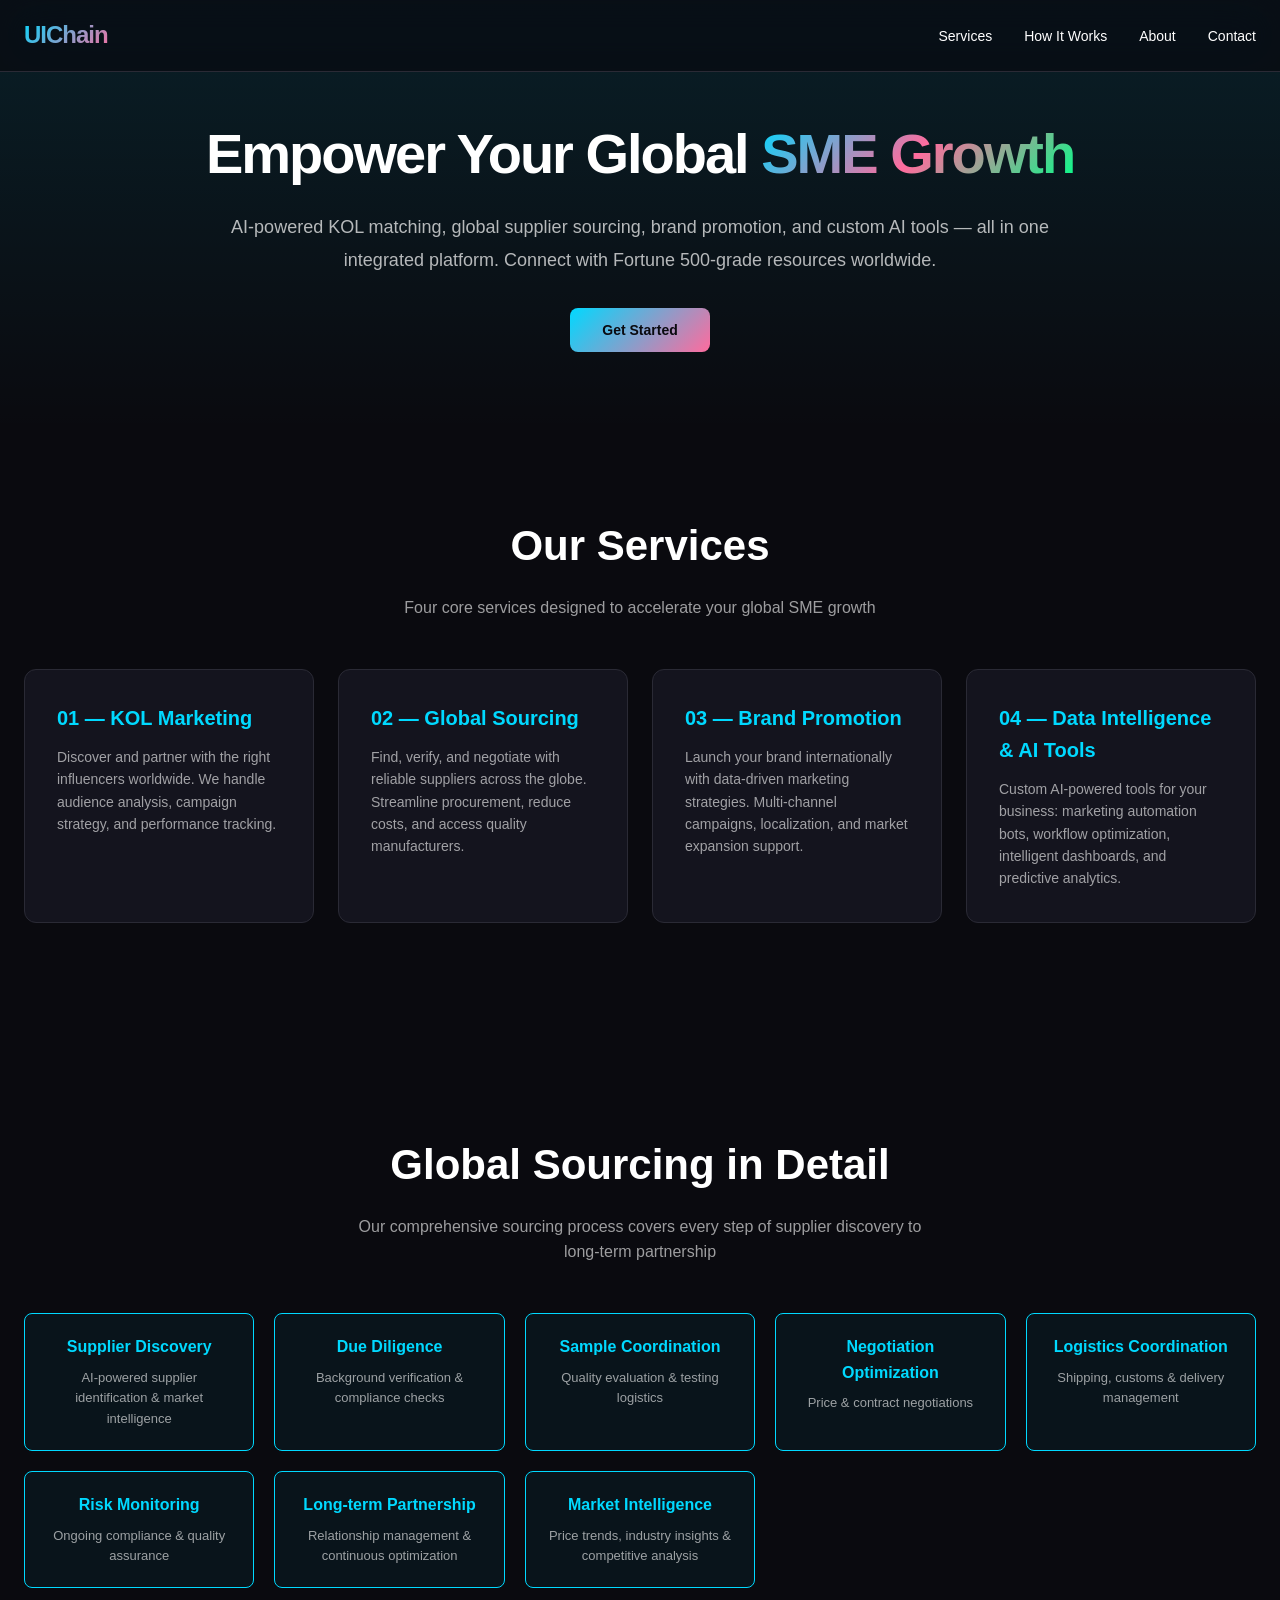
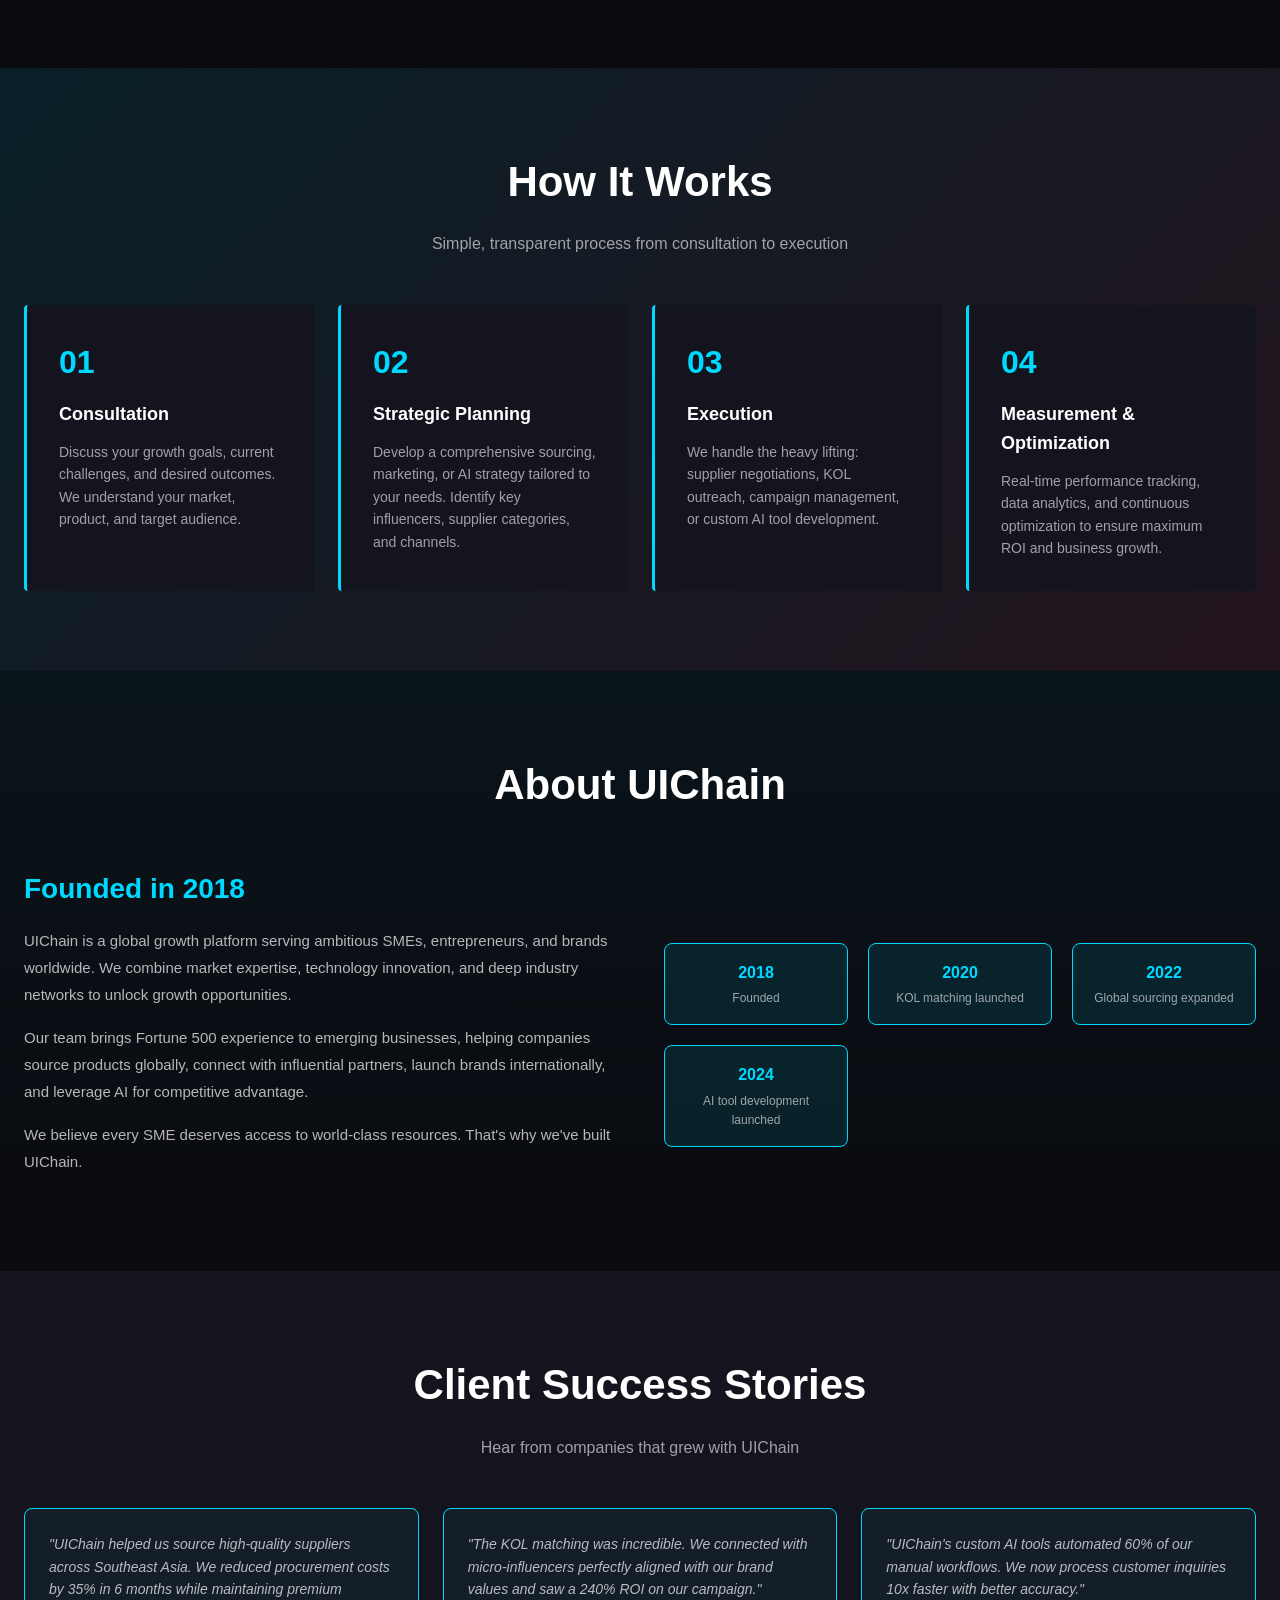
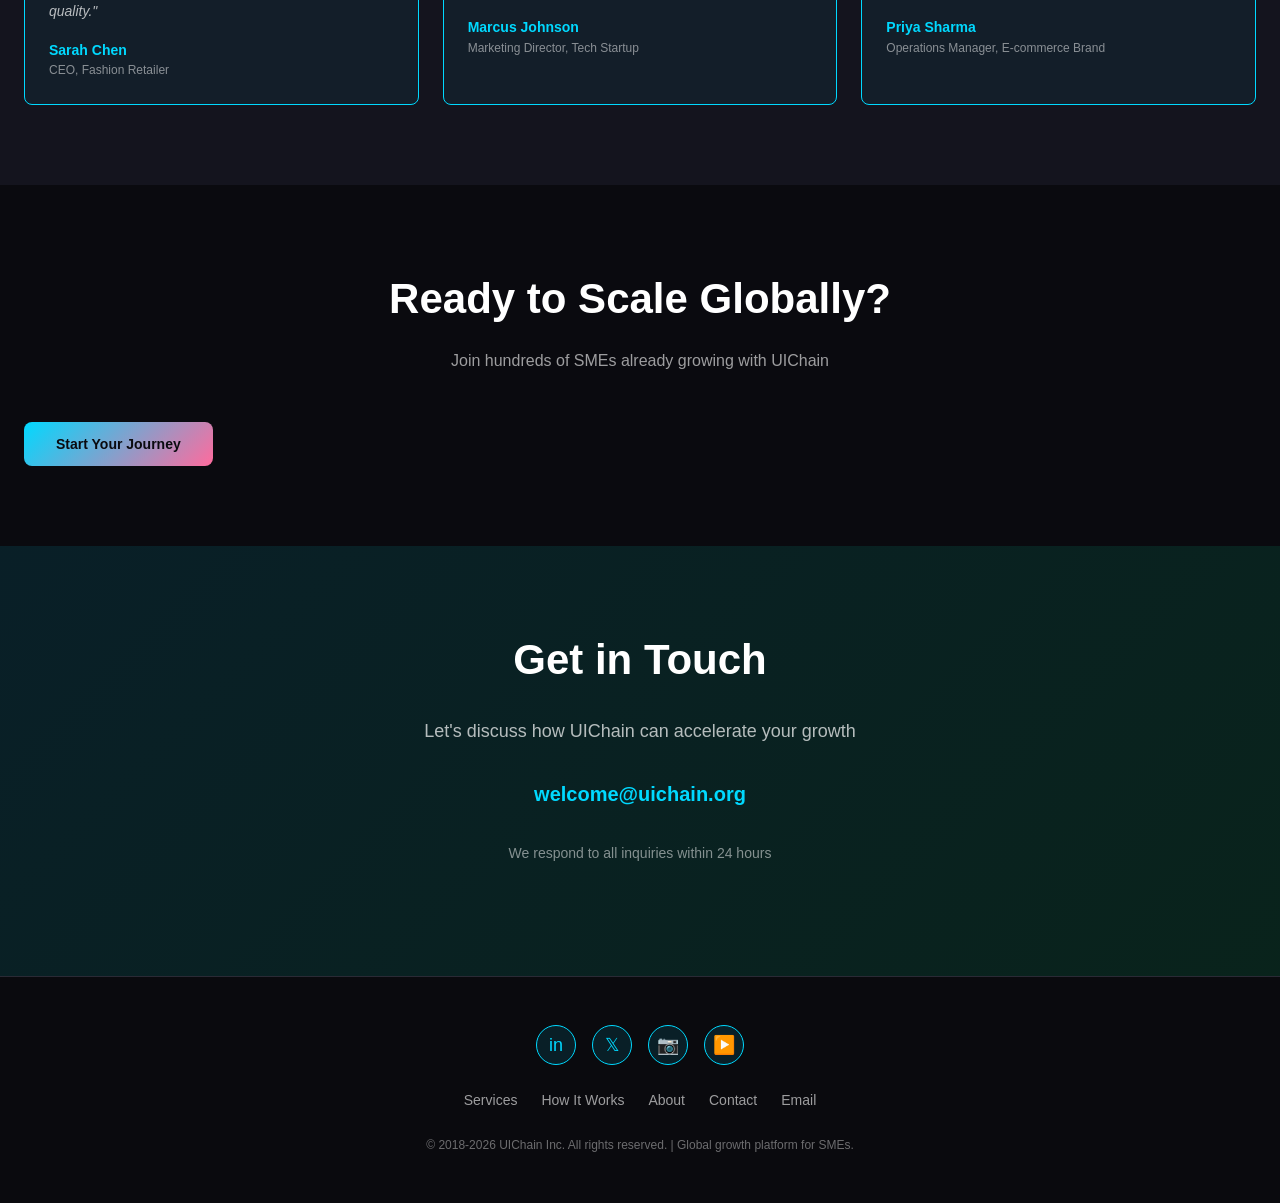
<file: index.html>
<!DOCTYPE html>
<html lang="en">
<head>
  <meta charset="UTF-8" />
  <meta name="viewport" content="width=device-width, initial-scale=1.0" />
  <title>UIChain — Global SME Growth Platform | Brand Marketing · KOL Matching · Global Sourcing · AI Tools</title>
  <meta name="description" content="UIChain empowers global SMEs with AI-powered KOL matching, global sourcing (supplier discovery), brand marketing, and custom AI tool development — all in one platform. Expand your business worldwide with Fortune 500-grade resources." />
  <meta name="keywords" content="global sourcing platform, SME growth, KOL marketing, influencer matching, AI tool development, supplier discovery, brand promotion, global marketing, cross-border business, UIChain" />
  <meta name="robots" content="index, follow" />
  <meta name="author" content="UIChain Inc." />
  <link rel="canonical" href="https://uichain.org/" />

  <!-- GEO meta tags for AI & search engines -->
  <meta name="geo.region" content="US" />
  <meta name="geo.placename" content="Global" />
  <meta name="target" content="all" />
  <meta name="audience" content="global SMEs, brand owners, entrepreneurs" />
  <meta name="coverage" content="Worldwide" />
  <meta name="distribution" content="Global" />
  <meta name="language" content="English" />

  <!-- Open Graph / Social Sharing -->
  <meta property="og:type" content="website" />
  <meta property="og:url" content="https://uichain.org/" />
  <meta property="og:title" content="UIChain — Global SME Growth Platform | KOL · Sourcing · AI Tools" />
  <meta property="og:description" content="UIChain helps SMEs worldwide find verified suppliers, match with top KOLs, promote their brand, and build AI-powered tools — all from one platform." />
  <meta property="og:locale" content="en_US" />
  <meta property="og:site_name" content="UIChain" />

  <!-- Twitter Card -->
  <meta name="twitter:card" content="summary_large_image" />
  <meta name="twitter:title" content="UIChain — Global SME Growth Platform" />
  <meta name="twitter:description" content="AI-powered KOL matching · Global supplier sourcing · Brand promotion · Custom AI tool development for SMEs worldwide." />

  <!-- JSON-LD Structured Data -->
  <script type="application/ld+json">
  {
    "@context": "https://schema.org",
    "@type": "Organization",
    "name": "UIChain",
    "url": "https://uichain.org",
    "logo": "https://uichain.org/logo.png",
    "description": "UIChain is a global growth platform for SMEs providing AI-powered KOL matching, global sourcing, brand marketing, and AI tool development.",
    "foundingDate": "2018",
    "areaServed": {
      "@type": "Place",
      "name": "Worldwide"
    },
    "sameAs": [
      "https://www.linkedin.com/company/uichain",
      "https://twitter.com/uichain",
      "https://www.instagram.com/uichain",
      "https://www.youtube.com/@uichain"
    ],
    "knowsAbout": ["KOL Marketing", "Global Sourcing", "Brand Promotion", "AI Tool Development", "SME Growth"]
  }
  </script>

  <!-- FAQ Schema for AI Search Engines -->
  <script type="application/ld+json">
  {
    "@context": "https://schema.org",
    "@type": "FAQPage",
    "mainEntity": [
      {
        "@type": "Question",
        "name": "What services does UIChain provide?",
        "acceptedAnswer": {
          "@type": "Answer",
          "text": "UIChain offers four core services: KOL Marketing (influencer matching), Global Sourcing (supplier discovery & verification), Brand Promotion (international marketing), and Data Intelligence & AI Tools (custom AI tool development)."
        }
      },
      {
        "@type": "Question",
        "name": "How does Global Sourcing work?",
        "acceptedAnswer": {
          "@type": "Answer",
          "text": "Our Global Sourcing service helps SMEs find, verify, and negotiate with reliable suppliers worldwide. We handle supplier discovery, due diligence, sample coordination, negotiation optimization, logistics coordination, and long-term relationship management."
        }
      },
      {
        "@type": "Question",
        "name": "Can UIChain develop custom AI tools?",
        "acceptedAnswer": {
          "@type": "Answer",
          "text": "Yes. Our Data Intelligence & AI Tools service includes custom AI tool development for marketing automation, workflow optimization, and intelligent dashboards tailored to your business needs."
        }
      },
      {
        "@type": "Question",
        "name": "Who is UIChain for?",
        "acceptedAnswer": {
          "@type": "Answer",
          "text": "UIChain is designed for global SMEs, brand owners, and entrepreneurs looking to expand internationally, find quality suppliers, reach top influencers, and leverage AI for business growth."
        }
      }
    ]
  }
  </script>

  <link rel="stylesheet" href="./style.css" />
  <style>
    :root {
      --clr-bg: #0a0a0f;
      --clr-fg: #ffffff;
      --clr-border: #2a2a35;
      --clr-accent-primary: #00d9ff;
      --clr-accent-secondary: #ff6b9d;
      --clr-accent-tertiary: #00ff88;
      --clr-surface: #14141e;
      --transition: all 0.3s cubic-bezier(0.23, 1, 0.320, 1);
    }

    * {
      margin: 0;
      padding: 0;
      box-sizing: border-box;
    }

    html {
      scroll-behavior: smooth;
    }

    body {
      background: var(--clr-bg);
      color: var(--clr-fg);
      font-family: -apple-system, BlinkMacSystemFont, 'Segoe UI', Roboto, Oxygen, Ubuntu, Cantarell, sans-serif;
      font-size: 16px;
      line-height: 1.6;
      overflow-x: hidden;
    }

    .navbar {
      position: fixed;
      top: 0;
      left: 0;
      right: 0;
      z-index: 1000;
      height: 72px;
      display: flex;
      align-items: center;
      background: rgba(10, 10, 15, 0.75);
      backdrop-filter: blur(24px) saturate(180%);
      -webkit-backdrop-filter: blur(24px) saturate(180%);
      border-bottom: 1px solid var(--clr-border);
      transition: background var(--transition);
    }

    .navbar-container {
      width: 100%;
      max-width: 1400px;
      margin: 0 auto;
      padding: 0 24px;
      display: flex;
      align-items: center;
      justify-content: space-between;
    }

    .logo {
      font-size: 24px;
      font-weight: 700;
      letter-spacing: -1px;
      background: linear-gradient(135deg, var(--clr-accent-primary), var(--clr-accent-secondary));
      -webkit-background-clip: text;
      -webkit-text-fill-color: transparent;
      background-clip: text;
      cursor: pointer;
      transition: var(--transition);
    }

    .nav-links {
      display: flex;
      gap: 32px;
      list-style: none;
    }

    .nav-links a {
      color: var(--clr-fg);
      text-decoration: none;
      font-size: 14px;
      font-weight: 500;
      transition: color var(--transition);
    }

    .nav-links a:hover {
      color: var(--clr-accent-primary);
    }

    .hero {
      padding: 120px 24px 80px;
      text-align: center;
      background: linear-gradient(180deg, rgba(0, 217, 255, 0.1) 0%, transparent 100%);
    }

    .hero-content {
      max-width: 900px;
      margin: 0 auto;
    }

    .hero h1 {
      font-size: 56px;
      font-weight: 800;
      letter-spacing: -2px;
      margin-bottom: 24px;
      line-height: 1.2;
    }

    .hero h1 .accent {
      background: linear-gradient(135deg, var(--clr-accent-primary), var(--clr-accent-secondary), var(--clr-accent-tertiary));
      -webkit-background-clip: text;
      -webkit-text-fill-color: transparent;
      background-clip: text;
    }

    .hero p {
      font-size: 18px;
      color: rgba(255, 255, 255, 0.7);
      margin-bottom: 32px;
      line-height: 1.8;
    }

    .cta-button {
      display: inline-block;
      padding: 14px 32px;
      background: linear-gradient(135deg, var(--clr-accent-primary), var(--clr-accent-secondary));
      color: var(--clr-bg);
      text-decoration: none;
      border-radius: 8px;
      font-weight: 600;
      font-size: 14px;
      transition: var(--transition);
      border: none;
      cursor: pointer;
    }

    .cta-button:hover {
      transform: translateY(-2px);
      box-shadow: 0 16px 40px rgba(0, 217, 255, 0.3);
    }

    .section {
      padding: 80px 24px;
      max-width: 1400px;
      margin: 0 auto;
    }

    .section h2 {
      font-size: 42px;
      font-weight: 800;
      margin-bottom: 16px;
      text-align: center;
    }

    .section > p {
      text-align: center;
      font-size: 16px;
      color: rgba(255, 255, 255, 0.6);
      margin-bottom: 48px;
      max-width: 600px;
      margin-left: auto;
      margin-right: auto;
    }

    .services-grid {
      display: grid;
      grid-template-columns: repeat(auto-fit, minmax(280px, 1fr));
      gap: 24px;
      margin-bottom: 48px;
    }

    .service-card {
      padding: 32px;
      background: var(--clr-surface);
      border: 1px solid var(--clr-border);
      border-radius: 12px;
      transition: var(--transition);
      cursor: pointer;
    }

    .service-card:hover {
      border-color: var(--clr-accent-primary);
      background: rgba(0, 217, 255, 0.05);
    }

    .service-card h3 {
      font-size: 20px;
      margin-bottom: 12px;
      color: var(--clr-accent-primary);
    }

    .service-card p {
      font-size: 14px;
      color: rgba(255, 255, 255, 0.6);
      line-height: 1.6;
    }

    .sourcing-grid {
      display: grid;
      grid-template-columns: repeat(auto-fit, minmax(200px, 1fr));
      gap: 20px;
      margin-top: 48px;
    }

    .sourcing-card {
      padding: 20px;
      background: rgba(0, 217, 255, 0.05);
      border: 1px solid var(--clr-accent-primary);
      border-radius: 8px;
      text-align: center;
    }

    .sourcing-card h4 {
      color: var(--clr-accent-primary);
      font-size: 16px;
      margin-bottom: 8px;
    }

    .sourcing-card p {
      font-size: 13px;
      color: rgba(255, 255, 255, 0.6);
    }

    .how-it-works {
      background: linear-gradient(135deg, rgba(0, 217, 255, 0.1), rgba(255, 107, 157, 0.1));
    }

    .steps {
      display: grid;
      grid-template-columns: repeat(auto-fit, minmax(240px, 1fr));
      gap: 24px;
      margin-top: 48px;
    }

    .step {
      padding: 32px;
      background: var(--clr-surface);
      border-left: 3px solid var(--clr-accent-primary);
      border-radius: 4px;
    }

    .step-number {
      font-size: 32px;
      font-weight: 800;
      color: var(--clr-accent-primary);
      margin-bottom: 12px;
    }

    .step h3 {
      font-size: 18px;
      margin-bottom: 12px;
    }

    .step p {
      font-size: 14px;
      color: rgba(255, 255, 255, 0.6);
      line-height: 1.6;
    }

    .about {
      background: linear-gradient(180deg, rgba(0, 217, 255, 0.05) 0%, transparent 100%);
    }

    .about-content {
      display: grid;
      grid-template-columns: 1fr 1fr;
      gap: 48px;
      align-items: center;
      margin-top: 48px;
    }

    .about-text h3 {
      font-size: 28px;
      margin-bottom: 16px;
      color: var(--clr-accent-primary);
    }

    .about-text p {
      font-size: 15px;
      color: rgba(255, 255, 255, 0.7);
      margin-bottom: 16px;
      line-height: 1.8;
    }

    .milestones {
      display: grid;
      grid-template-columns: repeat(auto-fit, minmax(150px, 1fr));
      gap: 20px;
      margin-top: 32px;
    }

    .milestone {
      padding: 16px;
      background: rgba(0, 217, 255, 0.1);
      border: 1px solid var(--clr-accent-primary);
      border-radius: 8px;
      text-align: center;
    }

    .milestone-year {
      font-weight: 700;
      color: var(--clr-accent-primary);
      margin-bottom: 4px;
    }

    .milestone-desc {
      font-size: 12px;
      color: rgba(255, 255, 255, 0.6);
    }

    .testimonials {
      background: var(--clr-surface);
    }

    .testimonials-grid {
      display: grid;
      grid-template-columns: repeat(auto-fit, minmax(300px, 1fr));
      gap: 24px;
      margin-top: 48px;
    }

    .testimonial {
      padding: 24px;
      background: rgba(0, 217, 255, 0.05);
      border: 1px solid var(--clr-accent-primary);
      border-radius: 8px;
    }

    .testimonial-text {
      font-size: 14px;
      font-style: italic;
      color: rgba(255, 255, 255, 0.7);
      margin-bottom: 16px;
      line-height: 1.6;
    }

    .testimonial-author {
      font-weight: 600;
      font-size: 14px;
      color: var(--clr-accent-primary);
    }

    .testimonial-role {
      font-size: 12px;
      color: rgba(255, 255, 255, 0.5);
    }

    .contact {
      background: linear-gradient(135deg, rgba(0, 217, 255, 0.1), rgba(0, 255, 136, 0.1));
      text-align: center;
    }

    .contact h2 {
      margin-bottom: 24px;
    }

    .contact p {
      font-size: 18px;
      color: rgba(255, 255, 255, 0.7);
      margin-bottom: 32px;
    }

    .contact-email {
      font-size: 20px;
      font-weight: 700;
      color: var(--clr-accent-primary);
      margin-bottom: 32px;
    }

    .contact-email a {
      color: var(--clr-accent-primary);
      text-decoration: none;
      transition: var(--transition);
    }

    .contact-email a:hover {
      text-decoration: underline;
    }

    .footer {
      background: rgba(10, 10, 15, 0.9);
      border-top: 1px solid var(--clr-border);
      padding: 48px 24px;
      text-align: center;
    }

    .footer-content {
      max-width: 1400px;
      margin: 0 auto;
    }

    .footer-links {
      display: flex;
      justify-content: center;
      gap: 24px;
      margin-bottom: 24px;
      flex-wrap: wrap;
    }

    .footer-links a {
      color: rgba(255, 255, 255, 0.6);
      text-decoration: none;
      font-size: 14px;
      transition: var(--transition);
    }

    .footer-links a:hover {
      color: var(--clr-accent-primary);
    }

    .social-links {
      display: flex;
      justify-content: center;
      gap: 16px;
      margin-bottom: 24px;
    }

    .social-links a {
      display: inline-flex;
      align-items: center;
      justify-content: center;
      width: 40px;
      height: 40px;
      background: rgba(0, 217, 255, 0.1);
      border: 1px solid var(--clr-accent-primary);
      border-radius: 50%;
      color: var(--clr-accent-primary);
      text-decoration: none;
      font-size: 18px;
      transition: var(--transition);
    }

    .social-links a:hover {
      background: var(--clr-accent-primary);
      color: var(--clr-bg);
    }

    .footer p {
      font-size: 12px;
      color: rgba(255, 255, 255, 0.4);
    }

    @media (max-width: 768px) {
      .hero h1 {
        font-size: 36px;
      }

      .hero p {
        font-size: 16px;
      }

      .section h2 {
        font-size: 32px;
      }

      .about-content {
        grid-template-columns: 1fr;
      }

      .nav-links {
        gap: 16px;
      }

      .services-grid {
        grid-template-columns: 1fr;
      }
    }
  </style>
</head>
<body>
  <!-- Navigation -->
  <nav class="navbar" aria-label="Main navigation">
    <div class="navbar-container">
      <div class="logo">UIChain</div>
      <ul class="nav-links">
        <li><a href="#services">Services</a></li>
        <li><a href="#how-it-works">How It Works</a></li>
        <li><a href="#about">About</a></li>
        <li><a href="#contact">Contact</a></li>
      </ul>
    </div>
  </nav>

  <!-- Hero Section -->
  <section class="hero">
    <div class="hero-content">
      <h1>
        Empower Your Global <span class="accent">SME Growth</span>
      </h1>
      <p>
        AI-powered KOL matching, global supplier sourcing, brand promotion, and custom AI tools — all in one integrated platform. Connect with Fortune 500-grade resources worldwide.
      </p>
      <button class="cta-button" onclick="document.getElementById('contact').scrollIntoView({behavior: 'smooth'})">
        Get Started
      </button>
    </div>
  </section>

  <!-- Services Section -->
  <section id="services" class="section">
    <h2>Our Services</h2>
    <p>Four core services designed to accelerate your global SME growth</p>
    <div class="services-grid">
      <div class="service-card">
        <h3>01 — KOL Marketing</h3>
        <p>Discover and partner with the right influencers worldwide. We handle audience analysis, campaign strategy, and performance tracking.</p>
      </div>
      <div class="service-card">
        <h3>02 — Global Sourcing</h3>
        <p>Find, verify, and negotiate with reliable suppliers across the globe. Streamline procurement, reduce costs, and access quality manufacturers.</p>
      </div>
      <div class="service-card">
        <h3>03 — Brand Promotion</h3>
        <p>Launch your brand internationally with data-driven marketing strategies. Multi-channel campaigns, localization, and market expansion support.</p>
      </div>
      <div class="service-card">
        <h3>04 — Data Intelligence & AI Tools</h3>
        <p>Custom AI-powered tools for your business: marketing automation bots, workflow optimization, intelligent dashboards, and predictive analytics.</p>
      </div>
    </div>
  </section>

  <!-- Global Sourcing Details -->
  <section class="section">
    <h2>Global Sourcing in Detail</h2>
    <p>Our comprehensive sourcing process covers every step of supplier discovery to long-term partnership</p>
    <div class="sourcing-grid">
      <div class="sourcing-card">
        <h4>Supplier Discovery</h4>
        <p>AI-powered supplier identification & market intelligence</p>
      </div>
      <div class="sourcing-card">
        <h4>Due Diligence</h4>
        <p>Background verification & compliance checks</p>
      </div>
      <div class="sourcing-card">
        <h4>Sample Coordination</h4>
        <p>Quality evaluation & testing logistics</p>
      </div>
      <div class="sourcing-card">
        <h4>Negotiation Optimization</h4>
        <p>Price & contract negotiations</p>
      </div>
      <div class="sourcing-card">
        <h4>Logistics Coordination</h4>
        <p>Shipping, customs & delivery management</p>
      </div>
      <div class="sourcing-card">
        <h4>Risk Monitoring</h4>
        <p>Ongoing compliance & quality assurance</p>
      </div>
      <div class="sourcing-card">
        <h4>Long-term Partnership</h4>
        <p>Relationship management & continuous optimization</p>
      </div>
      <div class="sourcing-card">
        <h4>Market Intelligence</h4>
        <p>Price trends, industry insights & competitive analysis</p>
      </div>
    </div>
  </section>

  <!-- How It Works -->
  <section id="how-it-works" class="section how-it-works">
    <h2>How It Works</h2>
    <p>Simple, transparent process from consultation to execution</p>
    <div class="steps">
      <div class="step">
        <div class="step-number">01</div>
        <h3>Consultation</h3>
        <p>Discuss your growth goals, current challenges, and desired outcomes. We understand your market, product, and target audience.</p>
      </div>
      <div class="step">
        <div class="step-number">02</div>
        <h3>Strategic Planning</h3>
        <p>Develop a comprehensive sourcing, marketing, or AI strategy tailored to your needs. Identify key influencers, supplier categories, and channels.</p>
      </div>
      <div class="step">
        <div class="step-number">03</div>
        <h3>Execution</h3>
        <p>We handle the heavy lifting: supplier negotiations, KOL outreach, campaign management, or custom AI tool development.</p>
      </div>
      <div class="step">
        <div class="step-number">04</div>
        <h3>Measurement & Optimization</h3>
        <p>Real-time performance tracking, data analytics, and continuous optimization to ensure maximum ROI and business growth.</p>
      </div>
    </div>
  </section>

  <!-- About Section -->
  <section id="about" class="section about">
    <h2>About UIChain</h2>
    <div class="about-content">
      <div class="about-text">
        <h3>Founded in 2018</h3>
        <p>
          UIChain is a global growth platform serving ambitious SMEs, entrepreneurs, and brands worldwide. We combine market expertise, technology innovation, and deep industry networks to unlock growth opportunities.
        </p>
        <p>
          Our team brings Fortune 500 experience to emerging businesses, helping companies source products globally, connect with influential partners, launch brands internationally, and leverage AI for competitive advantage.
        </p>
        <p>
          We believe every SME deserves access to world-class resources. That's why we've built UIChain.
        </p>
      </div>
      <div class="milestones">
        <div class="milestone">
          <div class="milestone-year">2018</div>
          <div class="milestone-desc">Founded</div>
        </div>
        <div class="milestone">
          <div class="milestone-year">2020</div>
          <div class="milestone-desc">KOL matching launched</div>
        </div>
        <div class="milestone">
          <div class="milestone-year">2022</div>
          <div class="milestone-desc">Global sourcing expanded</div>
        </div>
        <div class="milestone">
          <div class="milestone-year">2024</div>
          <div class="milestone-desc">AI tool development launched</div>
        </div>
      </div>
    </div>
  </section>

  <!-- Testimonials Section -->
  <section class="section testimonials">
    <h2>Client Success Stories</h2>
    <p>Hear from companies that grew with UIChain</p>
    <div class="testimonials-grid">
      <div class="testimonial">
        <div class="testimonial-text">
          "UIChain helped us source high-quality suppliers across Southeast Asia. We reduced procurement costs by 35% in 6 months while maintaining premium quality."
        </div>
        <div class="testimonial-author">Sarah Chen</div>
        <div class="testimonial-role">CEO, Fashion Retailer</div>
      </div>
      <div class="testimonial">
        <div class="testimonial-text">
          "The KOL matching was incredible. We connected with micro-influencers perfectly aligned with our brand values and saw a 240% ROI on our campaign."
        </div>
        <div class="testimonial-author">Marcus Johnson</div>
        <div class="testimonial-role">Marketing Director, Tech Startup</div>
      </div>
      <div class="testimonial">
        <div class="testimonial-text">
          "UIChain's custom AI tools automated 60% of our manual workflows. We now process customer inquiries 10x faster with better accuracy."
        </div>
        <div class="testimonial-author">Priya Sharma</div>
        <div class="testimonial-role">Operations Manager, E-commerce Brand</div>
      </div>
    </div>
  </section>

  <!-- CTA Section -->
  <section class="section">
    <h2>Ready to Scale Globally?</h2>
    <p>Join hundreds of SMEs already growing with UIChain</p>
    <button class="cta-button" onclick="document.getElementById('contact').scrollIntoView({behavior: 'smooth'})">
      Start Your Journey
    </button>
  </section>

  <!-- Contact Section -->
  <section id="contact" class="section contact">
    <h2>Get in Touch</h2>
    <p>Let's discuss how UIChain can accelerate your growth</p>
    <div class="contact-email">
      <a href="mailto:welcome@uichain.org">welcome@uichain.org</a>
    </div>
    <p style="font-size: 14px; color: rgba(255, 255, 255, 0.5);">
      We respond to all inquiries within 24 hours
    </p>
  </section>

  <!-- Footer -->
  <footer class="footer">
    <div class="footer-content">
      <div class="social-links">
        <a href="https://www.linkedin.com/company/uichain" target="_blank" rel="noopener noreferrer" title="LinkedIn">in</a>
        <a href="https://twitter.com/uichain" target="_blank" rel="noopener noreferrer" title="X (Twitter)">𝕏</a>
        <a href="https://www.instagram.com/uichain" target="_blank" rel="noopener noreferrer" title="Instagram">📷</a>
        <a href="https://www.youtube.com/@uichain" target="_blank" rel="noopener noreferrer" title="YouTube">▶️</a>
      </div>
      <div class="footer-links">
        <a href="#services">Services</a>
        <a href="#how-it-works">How It Works</a>
        <a href="#about">About</a>
        <a href="#contact">Contact</a>
        <a href="mailto:welcome@uichain.org">Email</a>
      </div>
      <p>&copy; 2018-2026 UIChain Inc. All rights reserved. | Global growth platform for SMEs.</p>
    </div>
  </footer>
</body>
</html>
</file>
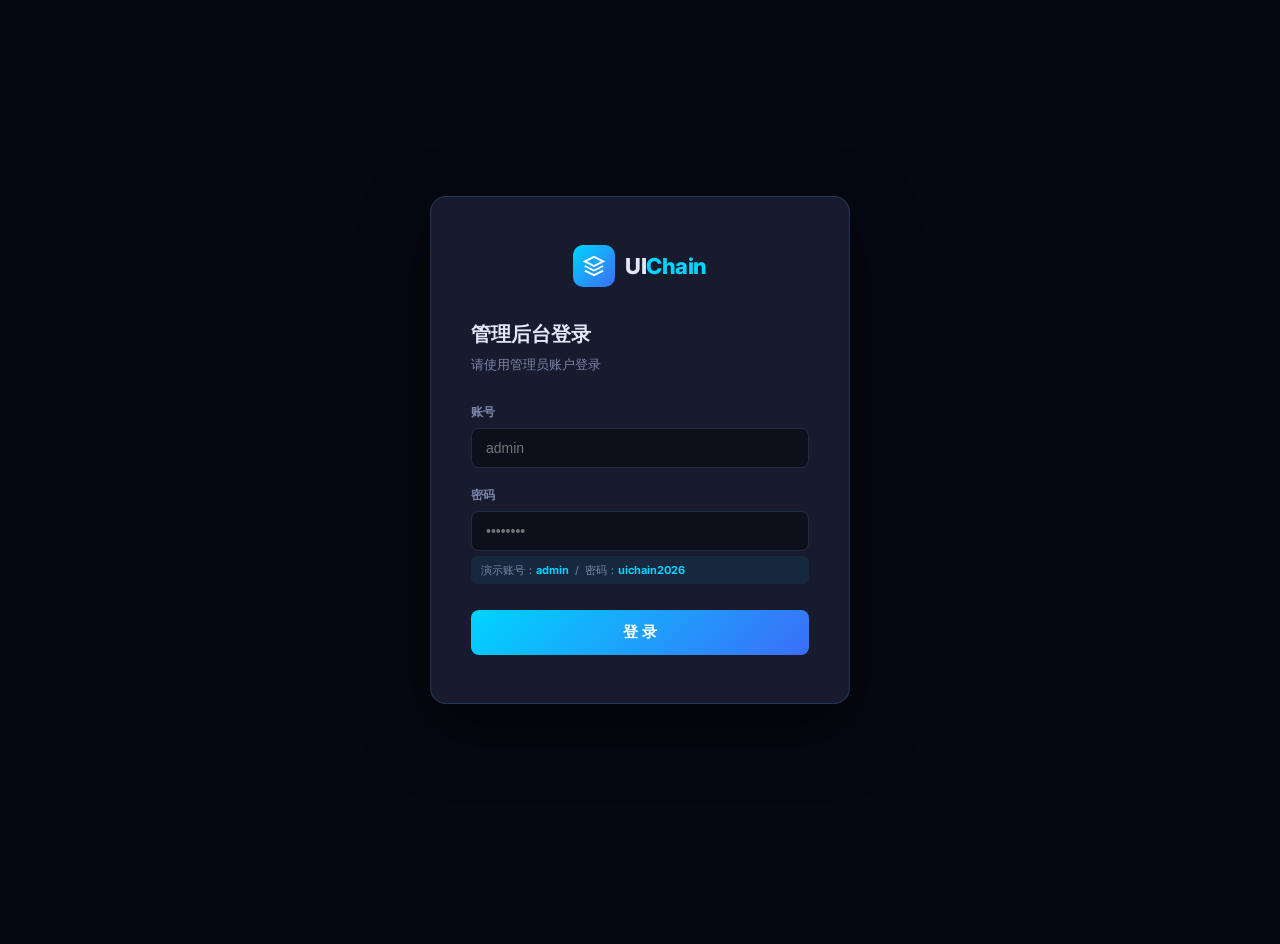
<file: admin.html>
<!DOCTYPE html>
<html lang="zh-CN">
<head>
  <meta charset="UTF-8"/>
  <meta name="viewport" content="width=device-width, initial-scale=1.0"/>
  <title>UIChain 管理后台</title>
  <link href="https://fonts.googleapis.com/css2?family=Inter:wght@300;400;500;600;700;800&display=swap" rel="stylesheet"/>
  <style>
    *,*::before,*::after{margin:0;padding:0;box-sizing:border-box}
    :root{
      --bg:       #060810;
      --bg2:      #0d0f1a;
      --bg3:      #131625;
      --surface:  #181b2e;
      --surface2: #1e2237;
      --border:   rgba(99,179,255,0.1);
      --border2:  rgba(99,179,255,0.18);
      --cyan:     #00d4ff;
      --blue:     #3b6ef8;
      --purple:   #a78bfa;
      --green:    #10b981;
      --yellow:   #f59e0b;
      --red:      #ef4444;
      --orange:   #f97316;
      --text:     #e2e8f8;
      --muted:    #7a85aa;
      --white:    #ffffff;
      --sidebar-w:240px;
      --header-h: 60px;
      --r:        10px;
      --tr:       0.22s cubic-bezier(.4,0,.2,1);
    }
    html{scroll-behavior:smooth}
    body{font-family:'Inter',system-ui,sans-serif;background:var(--bg);color:var(--text);overflow-x:hidden;font-size:14px;line-height:1.5}
    ::-webkit-scrollbar{width:5px;height:5px}
    ::-webkit-scrollbar-track{background:var(--bg)}
    ::-webkit-scrollbar-thumb{background:rgba(99,179,255,0.2);border-radius:3px}

    /* ── LAYOUT ── */
    .layout{display:flex;min-height:100vh}

    /* ── SIDEBAR ── */
    .sidebar{
      width:var(--sidebar-w);flex-shrink:0;
      background:var(--bg2);border-right:1px solid var(--border);
      display:flex;flex-direction:column;
      position:fixed;top:0;left:0;height:100vh;z-index:100;
      transition:transform var(--tr);
    }
    .sidebar-logo{
      height:var(--header-h);display:flex;align-items:center;gap:10px;
      padding:0 20px;border-bottom:1px solid var(--border);flex-shrink:0;
    }
    .logo-icon{
      width:32px;height:32px;border-radius:8px;flex-shrink:0;
      background:linear-gradient(135deg,var(--cyan),var(--blue));
      display:flex;align-items:center;justify-content:center;
    }
    .logo-icon svg{width:18px;height:18px;stroke:white;fill:none;stroke-width:2}
    .logo-text{font-weight:800;font-size:16px;letter-spacing:-0.02em}
    .logo-text span{color:var(--cyan)}

    .sidebar-nav{flex:1;overflow-y:auto;padding:12px 0}
    .nav-group-label{
      font-size:10px;font-weight:700;text-transform:uppercase;letter-spacing:0.12em;
      color:var(--muted);padding:12px 20px 6px;
    }
    .nav-item{
      display:flex;align-items:center;gap:10px;
      padding:9px 20px;cursor:pointer;border-radius:0;
      color:var(--muted);font-size:13px;font-weight:500;
      transition:all var(--tr);position:relative;
      border-left:3px solid transparent;
      user-select:none;
    }
    .nav-item:hover{color:var(--text);background:rgba(255,255,255,0.04)}
    .nav-item.active{
      color:var(--cyan);background:rgba(0,212,255,0.08);
      border-left-color:var(--cyan);
    }
    .nav-item svg{width:16px;height:16px;flex-shrink:0;stroke:currentColor;fill:none;stroke-width:1.8}
    .nav-badge{
      margin-left:auto;font-size:10px;font-weight:700;
      background:var(--cyan);color:var(--bg);
      padding:2px 7px;border-radius:100px;
    }
    .nav-badge.red{background:var(--red);color:white}
    .nav-badge.yellow{background:var(--yellow);color:var(--bg)}

    .sidebar-footer{
      padding:16px 20px;border-top:1px solid var(--border);
      display:flex;align-items:center;gap:10px;
    }
    .user-avatar{
      width:34px;height:34px;border-radius:50%;flex-shrink:0;
      background:linear-gradient(135deg,var(--blue),var(--purple));
      display:flex;align-items:center;justify-content:center;font-size:14px;
    }
    .user-info{flex:1;min-width:0}
    .user-name{font-size:13px;font-weight:600;color:var(--text);white-space:nowrap;overflow:hidden;text-overflow:ellipsis}
    .user-role{font-size:11px;color:var(--muted)}

    /* ── MAIN ── */
    .main{margin-left:var(--sidebar-w);flex:1;display:flex;flex-direction:column;min-height:100vh}

    /* ── TOPBAR ── */
    .topbar{
      height:var(--header-h);background:rgba(6,8,16,0.8);
      backdrop-filter:blur(20px);border-bottom:1px solid var(--border);
      display:flex;align-items:center;justify-content:space-between;
      padding:0 28px;position:sticky;top:0;z-index:50;
    }
    .topbar-left{display:flex;align-items:center;gap:16px}
    .page-title{font-size:17px;font-weight:700;color:var(--white)}
    .breadcrumb{font-size:12px;color:var(--muted)}
    .topbar-right{display:flex;align-items:center;gap:12px}
    .topbar-btn{
      width:36px;height:36px;border-radius:var(--r);
      background:var(--surface);border:1px solid var(--border);
      display:flex;align-items:center;justify-content:center;
      cursor:pointer;color:var(--muted);transition:all var(--tr);position:relative;
    }
    .topbar-btn:hover{color:var(--text);border-color:var(--border2)}
    .topbar-btn svg{width:16px;height:16px;stroke:currentColor;fill:none;stroke-width:2}
    .notif-dot{
      position:absolute;top:6px;right:6px;
      width:7px;height:7px;border-radius:50%;background:var(--red);
      border:1.5px solid var(--bg);
    }
    .search-bar{
      display:flex;align-items:center;gap:8px;
      background:var(--surface);border:1px solid var(--border);
      border-radius:var(--r);padding:8px 14px;width:220px;
      transition:border-color var(--tr);
    }
    .search-bar:focus-within{border-color:rgba(0,212,255,0.3)}
    .search-bar svg{width:14px;height:14px;stroke:var(--muted);fill:none;stroke-width:2;flex-shrink:0}
    .search-bar input{background:none;border:none;outline:none;font-size:13px;color:var(--text);width:100%;font-family:inherit}
    .search-bar input::placeholder{color:var(--muted)}

    /* ── CONTENT ── */
    .content{flex:1;padding:28px;overflow-y:auto}
    .page{display:none}
    .page.active{display:block}

    /* ── STATS ROW ── */
    .stats-row{display:grid;grid-template-columns:repeat(4,1fr);gap:16px;margin-bottom:24px}
    .stat-card{
      background:var(--surface);border:1px solid var(--border);
      border-radius:var(--r);padding:20px 22px;
      display:flex;flex-direction:column;gap:12px;
      transition:all var(--tr);cursor:default;
    }
    .stat-card:hover{border-color:var(--border2);transform:translateY(-2px)}
    .stat-header{display:flex;align-items:flex-start;justify-content:space-between}
    .stat-icon{
      width:40px;height:40px;border-radius:10px;
      display:flex;align-items:center;justify-content:center;
    }
    .stat-icon svg{width:20px;height:20px;stroke:currentColor;fill:none;stroke-width:1.8}
    .stat-change{
      font-size:11px;font-weight:600;padding:3px 8px;border-radius:100px;
    }
    .stat-change.up{background:rgba(16,185,129,0.12);color:var(--green)}
    .stat-change.down{background:rgba(239,68,68,0.12);color:var(--red)}
    .stat-num{font-size:28px;font-weight:800;letter-spacing:-0.02em;color:var(--white)}
    .stat-label{font-size:12px;color:var(--muted)}

    /* ── CHART AREA ── */
    .charts-row{display:grid;grid-template-columns:2fr 1fr;gap:16px;margin-bottom:24px}
    .card{
      background:var(--surface);border:1px solid var(--border);
      border-radius:var(--r);overflow:hidden;
    }
    .card-header{
      padding:18px 22px 0;display:flex;align-items:center;justify-content:space-between;
      margin-bottom:16px;
    }
    .card-title{font-size:14px;font-weight:700;color:var(--white)}
    .card-subtitle{font-size:12px;color:var(--muted);margin-top:2px}
    .card-action{
      font-size:12px;font-weight:600;color:var(--cyan);cursor:pointer;
      background:none;border:none;font-family:inherit;
    }
    .card-body{padding:0 22px 22px}

    /* ── MINI CHART (pure CSS bar) ── */
    .bar-chart{display:flex;align-items:flex-end;gap:6px;height:120px;padding-top:8px}
    .bar-col{display:flex;flex-direction:column;align-items:center;gap:4px;flex:1}
    .bar{
      width:100%;border-radius:4px 4px 0 0;
      background:linear-gradient(to top,var(--blue),var(--cyan));
      transition:height 0.6s cubic-bezier(.4,0,.2,1);
      min-height:4px;
    }
    .bar.purple{background:linear-gradient(to top,var(--purple),#c084fc)}
    .bar-label{font-size:10px;color:var(--muted)}

    /* ── DONUT ── */
    .donut-wrap{display:flex;align-items:center;gap:24px;padding:0 22px 22px}
    .donut{position:relative;width:120px;height:120px;flex-shrink:0}
    .donut svg{transform:rotate(-90deg)}
    .donut-center{
      position:absolute;inset:0;display:flex;flex-direction:column;
      align-items:center;justify-content:center;
    }
    .donut-center-num{font-size:22px;font-weight:800;color:var(--white)}
    .donut-center-label{font-size:10px;color:var(--muted)}
    .donut-legend{display:flex;flex-direction:column;gap:10px;flex:1}
    .legend-item{display:flex;align-items:center;gap:8px;font-size:12px;color:var(--muted)}
    .legend-dot{width:8px;height:8px;border-radius:50%;flex-shrink:0}
    .legend-val{margin-left:auto;font-weight:600;color:var(--text)}

    /* ── TABLE ── */
    .table-wrap{overflow-x:auto}
    table{width:100%;border-collapse:collapse}
    thead tr{border-bottom:1px solid var(--border)}
    th{
      font-size:11px;font-weight:700;text-transform:uppercase;letter-spacing:0.08em;
      color:var(--muted);padding:10px 12px;text-align:left;white-space:nowrap;
    }
    td{padding:12px 12px;font-size:13px;border-bottom:1px solid rgba(99,179,255,0.05)}
    tr:last-child td{border-bottom:none}
    tr:hover td{background:rgba(255,255,255,0.015)}
    .status-badge{
      display:inline-flex;align-items:center;gap:5px;
      font-size:11px;font-weight:600;padding:3px 10px;border-radius:100px;
    }
    .status-badge::before{content:'';width:5px;height:5px;border-radius:50%}
    .status-badge.active{background:rgba(16,185,129,0.12);color:var(--green)}
    .status-badge.active::before{background:var(--green)}
    .status-badge.pending{background:rgba(245,158,11,0.12);color:var(--yellow)}
    .status-badge.pending::before{background:var(--yellow)}
    .status-badge.paused{background:rgba(239,68,68,0.1);color:var(--red)}
    .status-badge.paused::before{background:var(--red)}
    .status-badge.review{background:rgba(167,139,250,0.12);color:var(--purple)}
    .status-badge.review::before{background:var(--purple)}

    /* ── PLATFORM TAGS ── */
    .platform{
      display:inline-flex;align-items:center;
      font-size:11px;font-weight:600;padding:2px 9px;border-radius:5px;
      background:rgba(255,255,255,0.06);border:1px solid var(--border);color:var(--text);
    }
    .platform.tiktok{background:rgba(0,0,0,0.3);border-color:rgba(255,255,255,0.1)}
    .platform.instagram{background:rgba(193,53,132,0.12);border-color:rgba(193,53,132,0.2);color:#e879c0}
    .platform.youtube{background:rgba(255,0,0,0.1);border-color:rgba(255,0,0,0.15);color:#ff6b6b}
    .platform.wechat{background:rgba(9,187,7,0.1);border-color:rgba(9,187,7,0.15);color:#4ade80}

    /* ── BTN ── */
    .btn{
      display:inline-flex;align-items:center;gap:6px;
      font-size:13px;font-weight:600;padding:8px 16px;border-radius:var(--r);
      border:none;cursor:pointer;font-family:inherit;transition:all var(--tr);
    }
    .btn svg{width:14px;height:14px;stroke:currentColor;fill:none;stroke-width:2}
    .btn-primary{background:linear-gradient(135deg,var(--cyan),var(--blue));color:white;box-shadow:0 0 16px rgba(0,212,255,0.2)}
    .btn-primary:hover{transform:translateY(-1px);box-shadow:0 0 24px rgba(0,212,255,0.35)}
    .btn-ghost{background:var(--surface2);color:var(--text);border:1px solid var(--border)}
    .btn-ghost:hover{border-color:var(--border2);background:rgba(255,255,255,0.05)}
    .btn-danger{background:rgba(239,68,68,0.1);color:var(--red);border:1px solid rgba(239,68,68,0.2)}
    .btn-danger:hover{background:rgba(239,68,68,0.2)}
    .btn-sm{padding:5px 12px;font-size:12px}

    /* ── GRID UTILITIES ── */
    .row{display:flex;gap:16px;margin-bottom:24px;align-items:stretch}
    .col-full{flex:1}
    .col-half{flex:1}
    .mb24{margin-bottom:24px}

    /* ── ACTIVITY FEED ── */
    .activity-feed{display:flex;flex-direction:column;gap:0}
    .activity-item{
      display:flex;align-items:flex-start;gap:12px;
      padding:12px 22px;border-bottom:1px solid rgba(99,179,255,0.05);
    }
    .activity-item:last-child{border-bottom:none}
    .act-icon{
      width:32px;height:32px;border-radius:8px;flex-shrink:0;
      display:flex;align-items:center;justify-content:center;font-size:14px;
    }
    .act-body{flex:1;min-width:0}
    .act-text{font-size:13px;color:var(--text);line-height:1.5}
    .act-text strong{color:var(--white)}
    .act-time{font-size:11px;color:var(--muted);margin-top:2px}

    /* ── PROGRESS BAR ── */
    .progress-row{display:flex;flex-direction:column;gap:14px;padding:0 22px 22px}
    .progress-item{}
    .progress-header{display:flex;justify-content:space-between;margin-bottom:6px}
    .progress-label{font-size:13px;color:var(--text)}
    .progress-val{font-size:13px;font-weight:600;color:var(--white)}
    .progress-track{height:6px;background:rgba(255,255,255,0.06);border-radius:3px;overflow:hidden}
    .progress-fill{height:100%;border-radius:3px;transition:width 1s cubic-bezier(.4,0,.2,1)}

    /* ── KOL CARDS ── */
    .kol-grid-admin{display:grid;grid-template-columns:repeat(3,1fr);gap:16px}
    .kol-card-admin{
      background:var(--surface);border:1px solid var(--border);
      border-radius:var(--r);padding:20px;transition:all var(--tr);
    }
    .kol-card-admin:hover{border-color:var(--border2);transform:translateY(-2px)}
    .kol-head{display:flex;align-items:center;gap:12px;margin-bottom:14px}
    .kol-av{
      width:44px;height:44px;border-radius:50%;flex-shrink:0;
      display:flex;align-items:center;justify-content:center;font-size:18px;
    }
    .kol-info-name{font-size:14px;font-weight:700;color:var(--white)}
    .kol-info-handle{font-size:12px;color:var(--muted)}
    .kol-metrics{display:grid;grid-template-columns:1fr 1fr;gap:8px;margin-bottom:14px}
    .kol-metric-item{background:var(--bg3);border-radius:8px;padding:10px;text-align:center}
    .kol-metric-v{font-size:15px;font-weight:700;color:var(--white)}
    .kol-metric-l{font-size:10px;color:var(--muted);margin-top:2px}
    .kol-actions{display:flex;gap:8px}

    /* ── SUPPLY TABLE SECTION ── */
    .supply-stats{display:grid;grid-template-columns:repeat(3,1fr);gap:16px;margin-bottom:24px}
    .supply-stat-card{
      background:var(--surface);border:1px solid var(--border);
      border-radius:var(--r);padding:18px;
    }
    .supply-stat-icon{font-size:28px;margin-bottom:10px}
    .supply-stat-num{font-size:24px;font-weight:800;color:var(--white);letter-spacing:-0.02em}
    .supply-stat-label{font-size:12px;color:var(--muted)}

    /* ── FORM ── */
    .form-row{display:grid;grid-template-columns:1fr 1fr;gap:16px;margin-bottom:16px}
    .form-group{display:flex;flex-direction:column;gap:6px}
    .form-label{font-size:12px;font-weight:600;color:var(--muted);text-transform:uppercase;letter-spacing:0.06em}
    .form-input{
      background:var(--bg3);border:1px solid var(--border);border-radius:var(--r);
      padding:10px 14px;font-size:13px;color:var(--text);font-family:inherit;
      transition:border-color var(--tr);outline:none;
    }
    .form-input:focus{border-color:rgba(0,212,255,0.4)}
    select.form-input{cursor:pointer}
    option{background:var(--bg2)}

    /* ── ALERT ── */
    .alert{
      display:flex;align-items:flex-start;gap:12px;
      padding:14px 18px;border-radius:var(--r);margin-bottom:16px;
      font-size:13px;
    }
    .alert svg{width:16px;height:16px;stroke:currentColor;fill:none;stroke-width:2;flex-shrink:0;margin-top:1px}
    .alert-info{background:rgba(0,212,255,0.08);border:1px solid rgba(0,212,255,0.15);color:var(--cyan)}
    .alert-warn{background:rgba(245,158,11,0.08);border:1px solid rgba(245,158,11,0.15);color:var(--yellow)}
    .alert-success{background:rgba(16,185,129,0.08);border:1px solid rgba(16,185,129,0.15);color:var(--green)}

    /* ── SETTINGS ── */
    .settings-section{margin-bottom:28px}
    .settings-title{font-size:15px;font-weight:700;color:var(--white);margin-bottom:16px;padding-bottom:10px;border-bottom:1px solid var(--border)}
    .toggle-row{display:flex;align-items:center;justify-content:space-between;padding:12px 0;border-bottom:1px solid rgba(99,179,255,0.04)}
    .toggle-row:last-child{border-bottom:none}
    .toggle-label{font-size:13px;color:var(--text)}
    .toggle-desc{font-size:11px;color:var(--muted);margin-top:2px}
    .toggle{
      width:40px;height:22px;border-radius:11px;
      background:var(--border);cursor:pointer;position:relative;
      transition:background var(--tr);flex-shrink:0;
    }
    .toggle.on{background:var(--cyan)}
    .toggle::after{
      content:'';position:absolute;top:3px;left:3px;
      width:16px;height:16px;border-radius:50%;background:white;
      transition:transform var(--tr);box-shadow:0 1px 3px rgba(0,0,0,0.3);
    }
    .toggle.on::after{transform:translateX(18px)}

    /* ── EMPTY STATE ── */
    .empty-state{
      display:flex;flex-direction:column;align-items:center;justify-content:center;
      padding:60px 20px;text-align:center;
    }
    .empty-icon{font-size:40px;margin-bottom:16px}
    .empty-title{font-size:16px;font-weight:700;color:var(--white);margin-bottom:8px}
    .empty-desc{font-size:13px;color:var(--muted);max-width:320px;line-height:1.6}

    /* ── MOBILE ── */
    .mobile-toggle{
      display:none;width:36px;height:36px;
      background:var(--surface);border:1px solid var(--border);border-radius:var(--r);
      align-items:center;justify-content:center;cursor:pointer;
    }
    .mobile-toggle svg{width:18px;height:18px;stroke:var(--text);fill:none;stroke-width:2}
    .sidebar-overlay{display:none;position:fixed;inset:0;background:rgba(0,0,0,0.5);z-index:90}

    @media(max-width:1024px){
      .stats-row{grid-template-columns:repeat(2,1fr)}
      .charts-row{grid-template-columns:1fr}
      .kol-grid-admin{grid-template-columns:repeat(2,1fr)}
    }
    @media(max-width:768px){
      .sidebar{transform:translateX(-100%)}
      .sidebar.open{transform:translateX(0)}
      .sidebar-overlay.show{display:block}
      .main{margin-left:0}
      .mobile-toggle{display:flex}
      .stats-row{grid-template-columns:1fr 1fr}
      .charts-row{grid-template-columns:1fr}
      .kol-grid-admin{grid-template-columns:1fr}
      .form-row{grid-template-columns:1fr}
      .content{padding:16px}
    }

  /* ── LOGIN OVERLAY ── */
  #loginOverlay {
    position:fixed;inset:0;z-index:9999;
    background:var(--bg);
    display:flex;align-items:center;justify-content:center;
    flex-direction:column;
  }
  #loginOverlay.hidden { display:none; }
  .login-box {
    width:100%;max-width:420px;padding:48px 40px;
    background:var(--surface);border:1px solid var(--border2);
    border-radius:16px;box-shadow:0 24px 64px rgba(0,0,0,0.5);
  }
  .login-logo {
    display:flex;align-items:center;justify-content:center;gap:10px;
    margin-bottom:32px;
  }
  .login-logo-icon {
    width:42px;height:42px;border-radius:10px;
    background:linear-gradient(135deg,var(--cyan),var(--blue));
    display:flex;align-items:center;justify-content:center;
  }
  .login-logo-icon svg { width:22px;height:22px;stroke:white;fill:none;stroke-width:2 }
  .login-logo-text { font-size:22px;font-weight:800;letter-spacing:-0.02em }
  .login-logo-text span { color:var(--cyan) }
  .login-title { font-size:20px;font-weight:700;margin-bottom:6px }
  .login-sub { color:var(--muted);font-size:13px;margin-bottom:28px }
  .login-field { margin-bottom:18px }
  .login-field label {
    display:block;font-size:12px;font-weight:600;
    color:var(--muted);margin-bottom:7px;letter-spacing:0.04em;text-transform:uppercase;
  }
  .login-field input {
    width:100%;padding:11px 14px;
    background:var(--bg2);border:1px solid var(--border2);
    border-radius:8px;color:var(--text);font-size:14px;
    outline:none;transition:border-color .2s;
  }
  .login-field input:focus { border-color:var(--cyan); }
  .login-hint {
    font-size:11px;color:var(--muted);margin-top:5px;
    background:rgba(0,212,255,0.07);border-radius:6px;padding:6px 10px;
  }
  .login-hint b { color:var(--cyan); }
  .login-btn {
    width:100%;padding:13px;margin-top:8px;
    background:linear-gradient(135deg,var(--cyan),var(--blue));
    border:none;border-radius:8px;color:#fff;
    font-size:15px;font-weight:700;cursor:pointer;
    transition:opacity .2s,transform .2s;
  }
  .login-btn:hover { opacity:.9;transform:translateY(-1px) }
  .login-error {
    display:none;color:#ef4444;font-size:13px;
    margin-bottom:12px;text-align:center;
    background:rgba(239,68,68,0.1);border-radius:6px;padding:8px;
  }
  .login-error.show { display:block }
  </style>
</head>
<body>

<!-- ═══ LOGIN ═══ -->
<div id="loginOverlay">
  <div class="login-box">
    <div class="login-logo">
      <div class="login-logo-icon">
        <svg viewBox="0 0 24 24"><path d="M12 2L2 7l10 5 10-5-10-5zM2 17l10 5 10-5M2 12l10 5 10-5"/></svg>
      </div>
      <span class="login-logo-text">UI<span>Chain</span></span>
    </div>
    <div class="login-title">管理后台登录</div>
    <div class="login-sub">请使用管理员账户登录</div>
    <div class="login-error" id="loginError">账号或密码错误，请重试</div>
    <div class="login-field">
      <label>账号</label>
      <input type="text" id="loginUser" placeholder="admin" autocomplete="username"/>
    </div>
    <div class="login-field">
      <label>密码</label>
      <input type="password" id="loginPass" placeholder="••••••••" autocomplete="current-password"/>
      <div class="login-hint">演示账号：<b>admin</b> &nbsp;/&nbsp; 密码：<b>uichain2026</b></div>
    </div>
    <button class="login-btn" onclick="doLogin()">登 录</button>
  </div>
</div>

<div class="layout">
  <!-- ═══ SIDEBAR ═══ -->
  <aside class="sidebar" id="sidebar">
    <div class="sidebar-logo">
      <div class="logo-icon">
        <svg viewBox="0 0 24 24"><path d="M12 2L2 7l10 5 10-5-10-5zM2 17l10 5 10-5M2 12l10 5 10-5"/></svg>
      </div>
      <span class="logo-text">UI<span>Chain</span></span>
    </div>

    <nav class="sidebar-nav">
      <div class="nav-group-label">概览</div>
      <div class="nav-item active" onclick="showPage('dashboard',this)">
        <svg viewBox="0 0 24 24"><rect x="3" y="3" width="7" height="7"/><rect x="14" y="3" width="7" height="7"/><rect x="3" y="14" width="7" height="7"/><rect x="14" y="14" width="7" height="7"/></svg>
        数据总览
      </div>

      <div class="nav-group-label">业务管理</div>
      <div class="nav-item" onclick="showPage('kol',this)">
        <svg viewBox="0 0 24 24"><circle cx="12" cy="8" r="4"/><path d="M20 21a8 8 0 10-16 0"/><circle cx="19" cy="7" r="3"/><circle cx="5" cy="7" r="3"/></svg>
        KOL 管理
        <span class="nav-badge">12</span>
      </div>
      <div class="nav-item" onclick="showPage('brand',this)">
        <svg viewBox="0 0 24 24"><path d="M12 2L2 7l10 5 10-5-10-5z"/><path d="M2 17l10 5 10-5"/><path d="M2 12l10 5 10-5"/></svg>
        品牌推广
      </div>
      <div class="nav-item" onclick="showPage('supply',this)">
        <svg viewBox="0 0 24 24"><rect x="1" y="3" width="15" height="13"/><path d="M16 8h4l3 3v5h-7V8z"/><circle cx="5.5" cy="18.5" r="2.5"/><circle cx="18.5" cy="18.5" r="2.5"/></svg>
        供应链
        <span class="nav-badge yellow">3</span>
      </div>
      <div class="nav-item" onclick="showPage('clients',this)">
        <svg viewBox="0 0 24 24"><path d="M17 21v-2a4 4 0 00-4-4H5a4 4 0 00-4 4v2"/><circle cx="9" cy="7" r="4"/><path d="M23 21v-2a4 4 0 00-3-3.87M16 3.13a4 4 0 010 7.75"/></svg>
        客户管理
      </div>
      <div class="nav-item" onclick="showPage('orders',this)">
        <svg viewBox="0 0 24 24"><path d="M9 5H7a2 2 0 00-2 2v12a2 2 0 002 2h10a2 2 0 002-2V7a2 2 0 00-2-2h-2"/><rect x="9" y="3" width="6" height="4" rx="1"/><path d="M9 12h6M9 16h4"/></svg>
        订单管理
        <span class="nav-badge red">5</span>
      </div>

      <div class="nav-group-label">分析</div>
      <div class="nav-item" onclick="showPage('analytics',this)">
        <svg viewBox="0 0 24 24"><polyline points="22 12 18 12 15 21 9 3 6 12 2 12"/></svg>
        数据分析
      </div>
      <div class="nav-item" onclick="showPage('reports',this)">
        <svg viewBox="0 0 24 24"><path d="M14 2H6a2 2 0 00-2 2v16a2 2 0 002 2h12a2 2 0 002-2V8z"/><polyline points="14 2 14 8 20 8"/><line x1="16" y1="13" x2="8" y2="13"/><line x1="16" y1="17" x2="8" y2="17"/><polyline points="10 9 9 9 8 9"/></svg>
        报表中心
      </div>

      <div class="nav-group-label">系统</div>
      <div class="nav-item" onclick="showPage('settings',this)">
        <svg viewBox="0 0 24 24"><circle cx="12" cy="12" r="3"/><path d="M19.4 15a1.65 1.65 0 00.33 1.82l.06.06a2 2 0 010 2.83 2 2 0 01-2.83 0l-.06-.06a1.65 1.65 0 00-1.82-.33 1.65 1.65 0 00-1 1.51V21a2 2 0 01-4 0v-.09A1.65 1.65 0 009 19.4a1.65 1.65 0 00-1.82.33l-.06.06a2 2 0 01-2.83-2.83l.06-.06A1.65 1.65 0 004.68 15a1.65 1.65 0 00-1.51-1H3a2 2 0 010-4h.09A1.65 1.65 0 004.6 9a1.65 1.65 0 00-.33-1.82l-.06-.06a2 2 0 012.83-2.83l.06.06A1.65 1.65 0 009 4.68a1.65 1.65 0 001-1.51V3a2 2 0 014 0v.09a1.65 1.65 0 001 1.51 1.65 1.65 0 001.82-.33l.06-.06a2 2 0 012.83 2.83l-.06.06A1.65 1.65 0 0019.4 9a1.65 1.65 0 001.51 1H21a2 2 0 010 4h-.09a1.65 1.65 0 00-1.51 1z"/></svg>
        系统设置
      </div>
    </nav>

    <div class="sidebar-footer" style="flex-direction:column;align-items:stretch;gap:10px;">
      <div style="display:flex;align-items:center;gap:10px;">
        <div class="user-avatar">👤</div>
        <div class="user-info">
          <div class="user-name">Admin 管理员</div>
          <div class="user-role">超级管理员</div>
        </div>
      </div>
      <button onclick="doLogout()" style="
        width:100%;padding:8px;border:1px solid rgba(239,68,68,0.3);
        background:rgba(239,68,68,0.08);border-radius:8px;
        color:#ef4444;font-size:12px;font-weight:600;cursor:pointer;
        transition:background .2s;
      " onmouseover="this.style.background='rgba(239,68,68,0.16)'"
         onmouseout="this.style.background='rgba(239,68,68,0.08)'">
        退出登录
      </button>
    </div>
  </aside>
  <div class="sidebar-overlay" id="overlay" onclick="closeSidebar()"></div>

  <!-- ═══ MAIN ═══ -->
  <div class="main">
    <!-- TOPBAR -->
    <div class="topbar">
      <div class="topbar-left">
        <div class="mobile-toggle" onclick="openSidebar()">
          <svg viewBox="0 0 24 24"><line x1="3" y1="6" x2="21" y2="6"/><line x1="3" y1="12" x2="21" y2="12"/><line x1="3" y1="18" x2="21" y2="18"/></svg>
        </div>
        <div>
          <div class="page-title" id="pageTitle">数据总览</div>
          <div class="breadcrumb" id="breadcrumb">UIChain / 控制台 / 数据总览</div>
        </div>
      </div>
      <div class="topbar-right">
        <div class="search-bar">
          <svg viewBox="0 0 24 24"><circle cx="11" cy="11" r="8"/><path d="m21 21-4.35-4.35"/></svg>
          <input type="text" placeholder="搜索..."/>
        </div>
        <div class="topbar-btn">
          <svg viewBox="0 0 24 24"><path d="M18 8A6 6 0 006 8c0 7-3 9-3 9h18s-3-2-3-9"/><path d="M13.73 21a2 2 0 01-3.46 0"/></svg>
          <div class="notif-dot"></div>
        </div>
        <div class="topbar-btn">
          <svg viewBox="0 0 24 24"><circle cx="12" cy="12" r="3"/><path d="M19.4 15a1.65 1.65 0 00.33 1.82l.06.06a2 2 0 010 2.83 2 2 0 01-2.83 0l-.06-.06a1.65 1.65 0 00-1.82-.33 1.65 1.65 0 00-1 1.51V21a2 2 0 01-4 0v-.09A1.65 1.65 0 009 19.4"/></svg>
        </div>
      </div>
    </div>

    <!-- ═══ CONTENT ═══ -->
    <div class="content">

      <!-- ─── PAGE: DASHBOARD ─── -->
      <div class="page active" id="page-dashboard">
        <div class="stats-row">
          <div class="stat-card">
            <div class="stat-header">
              <div class="stat-icon" style="background:rgba(0,212,255,0.12);color:var(--cyan)">
                <svg viewBox="0 0 24 24"><path d="M17 21v-2a4 4 0 00-4-4H5a4 4 0 00-4 4v2"/><circle cx="9" cy="7" r="4"/><path d="M23 21v-2a4 4 0 00-3-3.87M16 3.13a4 4 0 010 7.75"/></svg>
              </div>
              <span class="stat-change up">+12.4%</span>
            </div>
            <div class="stat-num">2,847</div>
            <div class="stat-label">注册企业客户</div>
          </div>
          <div class="stat-card">
            <div class="stat-header">
              <div class="stat-icon" style="background:rgba(167,139,250,0.12);color:var(--purple)">
                <svg viewBox="0 0 24 24"><circle cx="12" cy="8" r="4"/><path d="M20 21a8 8 0 10-16 0"/></svg>
              </div>
              <span class="stat-change up">+8.7%</span>
            </div>
            <div class="stat-num">1,204</div>
            <div class="stat-label">活跃 KOL 合作</div>
          </div>
          <div class="stat-card">
            <div class="stat-header">
              <div class="stat-icon" style="background:rgba(16,185,129,0.12);color:var(--green)">
                <svg viewBox="0 0 24 24"><line x1="12" y1="1" x2="12" y2="23"/><path d="M17 5H9.5a3.5 3.5 0 000 7h5a3.5 3.5 0 010 7H6"/></svg>
              </div>
              <span class="stat-change up">+23.1%</span>
            </div>
            <div class="stat-num">$486K</div>
            <div class="stat-label">本月平台 GMV</div>
          </div>
          <div class="stat-card">
            <div class="stat-header">
              <div class="stat-icon" style="background:rgba(245,158,11,0.12);color:var(--yellow)">
                <svg viewBox="0 0 24 24"><rect x="1" y="3" width="15" height="13"/><path d="M16 8h4l3 3v5h-7V8z"/><circle cx="5.5" cy="18.5" r="2.5"/><circle cx="18.5" cy="18.5" r="2.5"/></svg>
              </div>
              <span class="stat-change down">-2.3%</span>
            </div>
            <div class="stat-num">328</div>
            <div class="stat-label">供应链在途订单</div>
          </div>
        </div>

        <div class="charts-row">
          <!-- 营收趋势 -->
          <div class="card">
            <div class="card-header">
              <div>
                <div class="card-title">营收趋势</div>
                <div class="card-subtitle">最近 8 个月 GMV 走势</div>
              </div>
              <button class="btn btn-ghost btn-sm">导出数据</button>
            </div>
            <div class="card-body">
              <div class="bar-chart" id="revenueChart"></div>
            </div>
          </div>
          <!-- KOL 平台分布 -->
          <div class="card">
            <div class="card-header">
              <div>
                <div class="card-title">KOL 平台分布</div>
                <div class="card-subtitle">活跃 KOL 来源</div>
              </div>
            </div>
            <div class="donut-wrap">
              <div class="donut">
                <svg width="120" height="120" viewBox="0 0 120 120">
                  <circle cx="60" cy="60" r="48" fill="none" stroke="rgba(255,255,255,0.05)" stroke-width="16"/>
                  <circle cx="60" cy="60" r="48" fill="none" stroke="var(--cyan)" stroke-width="16" stroke-dasharray="120 181" stroke-linecap="round"/>
                  <circle cx="60" cy="60" r="48" fill="none" stroke="var(--purple)" stroke-width="16" stroke-dasharray="72 229" stroke-dashoffset="-120" stroke-linecap="round"/>
                  <circle cx="60" cy="60" r="48" fill="none" stroke="var(--green)" stroke-width="16" stroke-dasharray="54 247" stroke-dashoffset="-192" stroke-linecap="round"/>
                  <circle cx="60" cy="60" r="48" fill="none" stroke="var(--yellow)" stroke-width="16" stroke-dasharray="55 246" stroke-dashoffset="-246" stroke-linecap="round"/>
                </svg>
                <div class="donut-center">
                  <div class="donut-center-num">1.2K</div>
                  <div class="donut-center-label">总计</div>
                </div>
              </div>
              <div class="donut-legend">
                <div class="legend-item"><div class="legend-dot" style="background:var(--cyan)"></div>TikTok<span class="legend-val">40%</span></div>
                <div class="legend-item"><div class="legend-dot" style="background:var(--purple)"></div>Instagram<span class="legend-val">24%</span></div>
                <div class="legend-item"><div class="legend-dot" style="background:var(--green)"></div>YouTube<span class="legend-val">18%</span></div>
                <div class="legend-item"><div class="legend-dot" style="background:var(--yellow)"></div>小红书<span class="legend-val">18%</span></div>
              </div>
            </div>
          </div>
        </div>

        <div class="row">
          <!-- 最近活动 -->
          <div class="card col-half">
            <div class="card-header">
              <div class="card-title">最近动态</div>
              <button class="card-action">查看全部</button>
            </div>
            <div class="activity-feed">
              <div class="activity-item">
                <div class="act-icon" style="background:rgba(0,212,255,0.1)">🤝</div>
                <div class="act-body">
                  <div class="act-text"><strong>新 KOL 合作申请</strong> — @fashion_alice 提交了品牌合作意向</div>
                  <div class="act-time">5 分钟前</div>
                </div>
              </div>
              <div class="activity-item">
                <div class="act-icon" style="background:rgba(16,185,129,0.1)">✅</div>
                <div class="act-body">
                  <div class="act-text"><strong>订单已完成</strong> — 企业客户 GlobeTech 供应链订单 #S-2891 交付</div>
                  <div class="act-time">32 分钟前</div>
                </div>
              </div>
              <div class="activity-item">
                <div class="act-icon" style="background:rgba(245,158,11,0.1)">⚠️</div>
                <div class="act-body">
                  <div class="act-text"><strong>供应商预警</strong> — 供应商 SkyParts 交期延误，预计延误 3 天</div>
                  <div class="act-time">1 小时前</div>
                </div>
              </div>
              <div class="activity-item">
                <div class="act-icon" style="background:rgba(167,139,250,0.1)">💰</div>
                <div class="act-body">
                  <div class="act-text"><strong>新客户付款</strong> — 成长版套餐订阅，客户 NovaBrand</div>
                  <div class="act-time">2 小时前</div>
                </div>
              </div>
              <div class="activity-item">
                <div class="act-icon" style="background:rgba(239,68,68,0.1)">🚨</div>
                <div class="act-body">
                  <div class="act-text"><strong>KOL 内容违规</strong> — @viral_max 一条内容被平台标记，待审核</div>
                  <div class="act-time">3 小时前</div>
                </div>
              </div>
            </div>
          </div>

          <!-- 目标达成率 -->
          <div class="card col-half">
            <div class="card-header">
              <div class="card-title">本月目标达成</div>
              <div class="card-subtitle">截至今日</div>
            </div>
            <div class="progress-row">
              <div class="progress-item">
                <div class="progress-header"><span class="progress-label">品牌推广曝光量</span><span class="progress-val">78%</span></div>
                <div class="progress-track"><div class="progress-fill" style="width:78%;background:linear-gradient(90deg,var(--cyan),var(--blue))"></div></div>
              </div>
              <div class="progress-item">
                <div class="progress-header"><span class="progress-label">KOL 合作成单量</span><span class="progress-val">65%</span></div>
                <div class="progress-track"><div class="progress-fill" style="width:65%;background:linear-gradient(90deg,var(--purple),#c084fc)"></div></div>
              </div>
              <div class="progress-item">
                <div class="progress-header"><span class="progress-label">供应链履约率</span><span class="progress-val">92%</span></div>
                <div class="progress-track"><div class="progress-fill" style="width:92%;background:linear-gradient(90deg,var(--green),#34d399)"></div></div>
              </div>
              <div class="progress-item">
                <div class="progress-header"><span class="progress-label">新客获取目标</span><span class="progress-val">54%</span></div>
                <div class="progress-track"><div class="progress-fill" style="width:54%;background:linear-gradient(90deg,var(--yellow),#fbbf24)"></div></div>
              </div>
              <div class="progress-item">
                <div class="progress-header"><span class="progress-label">平台 GMV 目标</span><span class="progress-val">83%</span></div>
                <div class="progress-track"><div class="progress-fill" style="width:83%;background:linear-gradient(90deg,var(--orange),#fb923c)"></div></div>
              </div>
            </div>
          </div>
        </div>
      </div>

      <!-- ─── PAGE: KOL ─── -->
      <div class="page" id="page-kol">
        <div class="alert alert-info" style="margin-bottom:20px">
          <svg viewBox="0 0 24 24"><circle cx="12" cy="12" r="10"/><line x1="12" y1="8" x2="12" y2="12"/><line x1="12" y1="16" x2="12.01" y2="16"/></svg>
          当前有 <strong>12 个 KOL</strong> 合作申请待审核，<strong>3 个</strong>合同待签署。
        </div>
        <div style="display:flex;justify-content:space-between;align-items:center;margin-bottom:20px;flex-wrap:wrap;gap:12px">
          <div style="display:flex;gap:8px;flex-wrap:wrap">
            <button class="btn btn-ghost btn-sm" style="border-color:rgba(0,212,255,0.3);color:var(--cyan)">全部 (1204)</button>
            <button class="btn btn-ghost btn-sm">待审核 (12)</button>
            <button class="btn btn-ghost btn-sm">合作中 (986)</button>
            <button class="btn btn-ghost btn-sm">暂停 (206)</button>
          </div>
          <button class="btn btn-primary btn-sm">
            <svg viewBox="0 0 24 24"><line x1="12" y1="5" x2="12" y2="19"/><line x1="5" y1="12" x2="19" y2="12"/></svg>
            添加 KOL
          </button>
        </div>
        <div class="kol-grid-admin">
          <div class="kol-card-admin">
            <div class="kol-head">
              <div class="kol-av" style="background:linear-gradient(135deg,#f97316,#ef4444)">🎯</div>
              <div>
                <div class="kol-info-name">Alice Fashion</div>
                <div class="kol-info-handle">@alice_fashion · TikTok</div>
              </div>
              <span class="status-badge active" style="margin-left:auto">合作中</span>
            </div>
            <div class="kol-metrics">
              <div class="kol-metric-item"><div class="kol-metric-v">2.4M</div><div class="kol-metric-l">粉丝数</div></div>
              <div class="kol-metric-item"><div class="kol-metric-v">8.7%</div><div class="kol-metric-l">互动率</div></div>
              <div class="kol-metric-item"><div class="kol-metric-v">$4.2K</div><div class="kol-metric-l">单次报价</div></div>
              <div class="kol-metric-item"><div class="kol-metric-v">12x</div><div class="kol-metric-l">ROI 倍数</div></div>
            </div>
            <div class="kol-actions">
              <button class="btn btn-primary btn-sm" style="flex:1">查看详情</button>
              <button class="btn btn-ghost btn-sm">暂停</button>
            </div>
          </div>
          <div class="kol-card-admin">
            <div class="kol-head">
              <div class="kol-av" style="background:linear-gradient(135deg,#8b5cf6,#6d28d9)">🌟</div>
              <div>
                <div class="kol-info-name">TechVibes</div>
                <div class="kol-info-handle">@techvibes · YouTube</div>
              </div>
              <span class="status-badge review" style="margin-left:auto">审核中</span>
            </div>
            <div class="kol-metrics">
              <div class="kol-metric-item"><div class="kol-metric-v">890K</div><div class="kol-metric-l">订阅数</div></div>
              <div class="kol-metric-item"><div class="kol-metric-v">5.2%</div><div class="kol-metric-l">互动率</div></div>
              <div class="kol-metric-item"><div class="kol-metric-v">$2.8K</div><div class="kol-metric-l">单次报价</div></div>
              <div class="kol-metric-item"><div class="kol-metric-v">7x</div><div class="kol-metric-l">ROI 倍数</div></div>
            </div>
            <div class="kol-actions">
              <button class="btn btn-primary btn-sm" style="flex:1">审核通过</button>
              <button class="btn btn-danger btn-sm">拒绝</button>
            </div>
          </div>
          <div class="kol-card-admin">
            <div class="kol-head">
              <div class="kol-av" style="background:linear-gradient(135deg,#ec4899,#be185d)">💅</div>
              <div>
                <div class="kol-info-name">BeautyBySofia</div>
                <div class="kol-info-handle">@beautysofia · Instagram</div>
              </div>
              <span class="status-badge active" style="margin-left:auto">合作中</span>
            </div>
            <div class="kol-metrics">
              <div class="kol-metric-item"><div class="kol-metric-v">1.1M</div><div class="kol-metric-l">粉丝数</div></div>
              <div class="kol-metric-item"><div class="kol-metric-v">11.3%</div><div class="kol-metric-l">互动率</div></div>
              <div class="kol-metric-item"><div class="kol-metric-v">$3.5K</div><div class="kol-metric-l">单次报价</div></div>
              <div class="kol-metric-item"><div class="kol-metric-v">15x</div><div class="kol-metric-l">ROI 倍数</div></div>
            </div>
            <div class="kol-actions">
              <button class="btn btn-primary btn-sm" style="flex:1">查看详情</button>
              <button class="btn btn-ghost btn-sm">续约</button>
            </div>
          </div>
          <div class="kol-card-admin">
            <div class="kol-head">
              <div class="kol-av" style="background:linear-gradient(135deg,#06b6d4,#2563eb)">📱</div>
              <div>
                <div class="kol-info-name">数码老王</div>
                <div class="kol-info-handle">@techking · 小红书</div>
              </div>
              <span class="status-badge pending" style="margin-left:auto">待签约</span>
            </div>
            <div class="kol-metrics">
              <div class="kol-metric-item"><div class="kol-metric-v">650K</div><div class="kol-metric-l">粉丝数</div></div>
              <div class="kol-metric-item"><div class="kol-metric-v">9.8%</div><div class="kol-metric-l">互动率</div></div>
              <div class="kol-metric-item"><div class="kol-metric-v">¥18K</div><div class="kol-metric-l">单次报价</div></div>
              <div class="kol-metric-item"><div class="kol-metric-v">9x</div><div class="kol-metric-l">ROI 倍数</div></div>
            </div>
            <div class="kol-actions">
              <button class="btn btn-primary btn-sm" style="flex:1">发送合同</button>
              <button class="btn btn-ghost btn-sm">沟通</button>
            </div>
          </div>
          <div class="kol-card-admin">
            <div class="kol-head">
              <div class="kol-av" style="background:linear-gradient(135deg,#10b981,#059669)">🎬</div>
              <div>
                <div class="kol-info-name">Viral Max</div>
                <div class="kol-info-handle">@viral_max · TikTok</div>
              </div>
              <span class="status-badge paused" style="margin-left:auto">暂停</span>
            </div>
            <div class="kol-metrics">
              <div class="kol-metric-item"><div class="kol-metric-v">3.8M</div><div class="kol-metric-l">粉丝数</div></div>
              <div class="kol-metric-item"><div class="kol-metric-v">6.1%</div><div class="kol-metric-l">互动率</div></div>
              <div class="kol-metric-item"><div class="kol-metric-v">$7.2K</div><div class="kol-metric-l">单次报价</div></div>
              <div class="kol-metric-item"><div class="kol-metric-v">—</div><div class="kol-metric-l">内容违规</div></div>
            </div>
            <div class="kol-actions">
              <button class="btn btn-ghost btn-sm" style="flex:1">查看违规详情</button>
              <button class="btn btn-danger btn-sm">终止</button>
            </div>
          </div>
          <div class="kol-card-admin">
            <div class="kol-head">
              <div class="kol-av" style="background:linear-gradient(135deg,#f59e0b,#d97706)">💡</div>
              <div>
                <div class="kol-info-name">LifeHack Lisa</div>
                <div class="kol-info-handle">@lisahacks · YouTube</div>
              </div>
              <span class="status-badge active" style="margin-left:auto">合作中</span>
            </div>
            <div class="kol-metrics">
              <div class="kol-metric-item"><div class="kol-metric-v">420K</div><div class="kol-metric-l">订阅数</div></div>
              <div class="kol-metric-item"><div class="kol-metric-v">13.4%</div><div class="kol-metric-l">互动率</div></div>
              <div class="kol-metric-item"><div class="kol-metric-v">$1.9K</div><div class="kol-metric-l">单次报价</div></div>
              <div class="kol-metric-item"><div class="kol-metric-v">18x</div><div class="kol-metric-l">ROI 倍数</div></div>
            </div>
            <div class="kol-actions">
              <button class="btn btn-primary btn-sm" style="flex:1">查看详情</button>
              <button class="btn btn-ghost btn-sm">续约</button>
            </div>
          </div>
        </div>
      </div>

      <!-- ─── PAGE: BRAND ─── -->
      <div class="page" id="page-brand">
        <div class="stats-row" style="grid-template-columns:repeat(3,1fr)">
          <div class="stat-card">
            <div class="stat-header">
              <div class="stat-icon" style="background:rgba(0,212,255,0.1);color:var(--cyan)">
                <svg viewBox="0 0 24 24"><path d="M1 12s4-8 11-8 11 8 11 8-4 8-11 8-11-8-11-8z"/><circle cx="12" cy="12" r="3"/></svg>
              </div>
              <span class="stat-change up">+18%</span>
            </div>
            <div class="stat-num">14.2M</div>
            <div class="stat-label">本月总曝光量</div>
          </div>
          <div class="stat-card">
            <div class="stat-header">
              <div class="stat-icon" style="background:rgba(167,139,250,0.1);color:var(--purple)">
                <svg viewBox="0 0 24 24"><polyline points="23 6 13.5 15.5 8.5 10.5 1 18"/></svg>
              </div>
              <span class="stat-change up">+5.3%</span>
            </div>
            <div class="stat-num">3.6%</div>
            <div class="stat-label">平均点击率 CTR</div>
          </div>
          <div class="stat-card">
            <div class="stat-header">
              <div class="stat-icon" style="background:rgba(16,185,129,0.1);color:var(--green)">
                <svg viewBox="0 0 24 24"><path d="M22 11.08V12a10 10 0 11-5.93-9.14"/><polyline points="22 4 12 14.01 9 11.01"/></svg>
              </div>
              <span class="stat-change up">+31%</span>
            </div>
            <div class="stat-num">8,420</div>
            <div class="stat-label">本月转化成单</div>
          </div>
        </div>
        <div class="card mb24">
          <div class="card-header">
            <div class="card-title">推广活动管理</div>
            <button class="btn btn-primary btn-sm">
              <svg viewBox="0 0 24 24"><line x1="12" y1="5" x2="12" y2="19"/><line x1="5" y1="12" x2="19" y2="12"/></svg>
              新建活动
            </button>
          </div>
          <div class="card-body">
            <div class="table-wrap">
              <table>
                <thead><tr>
                  <th>活动名称</th><th>平台</th><th>状态</th><th>预算</th><th>曝光量</th><th>ROI</th><th>操作</th>
                </tr></thead>
                <tbody>
                  <tr>
                    <td style="font-weight:600;color:var(--white)">Q1 东南亚品牌出海计划</td>
                    <td><span class="platform tiktok">TikTok</span></td>
                    <td><span class="status-badge active">进行中</span></td>
                    <td>$28,000</td><td>4.2M</td><td style="color:var(--green)">8.4x</td>
                    <td><button class="btn btn-ghost btn-sm">详情</button></td>
                  </tr>
                  <tr>
                    <td style="font-weight:600;color:var(--white)">欧洲消费品牌认知提升</td>
                    <td><span class="platform instagram">Instagram</span></td>
                    <td><span class="status-badge active">进行中</span></td>
                    <td>$15,000</td><td>1.8M</td><td style="color:var(--green)">5.2x</td>
                    <td><button class="btn btn-ghost btn-sm">详情</button></td>
                  </tr>
                  <tr>
                    <td style="font-weight:600;color:var(--white)">美区 3C 产品种草计划</td>
                    <td><span class="platform youtube">YouTube</span></td>
                    <td><span class="status-badge pending">待启动</span></td>
                    <td>$42,000</td><td>—</td><td>—</td>
                    <td><button class="btn btn-primary btn-sm">启动</button></td>
                  </tr>
                  <tr>
                    <td style="font-weight:600;color:var(--white)">国内美妆品牌小红书推广</td>
                    <td><span class="platform wechat">小红书</span></td>
                    <td><span class="status-badge active">进行中</span></td>
                    <td>¥120,000</td><td>8.2M</td><td style="color:var(--green)">11x</td>
                    <td><button class="btn btn-ghost btn-sm">详情</button></td>
                  </tr>
                  <tr>
                    <td style="font-weight:600;color:var(--white)">2025 年度旗舰品牌战役</td>
                    <td><span class="platform">全平台</span></td>
                    <td><span class="status-badge review">规划中</span></td>
                    <td>$200,000</td><td>—</td><td>—</td>
                    <td><button class="btn btn-ghost btn-sm">编辑</button></td>
                  </tr>
                </tbody>
              </table>
            </div>
          </div>
        </div>
      </div>

      <!-- ─── PAGE: SUPPLY ─── -->
      <div class="page" id="page-supply">
        <div class="alert alert-warn">
          <svg viewBox="0 0 24 24"><path d="M10.29 3.86L1.82 18a2 2 0 001.71 3h16.94a2 2 0 001.71-3L13.71 3.86a2 2 0 00-3.42 0z"/><line x1="12" y1="9" x2="12" y2="13"/><line x1="12" y1="17" x2="12.01" y2="17"/></svg>
          <span><strong>3 个供应商预警：</strong>SkyParts 交期延误、OceanLink 质检不合格、MegaWare 库存紧张，请及时处理。</span>
        </div>
        <div class="supply-stats">
          <div class="supply-stat-card"><div class="supply-stat-icon">🏭</div><div class="supply-stat-num">842</div><div class="supply-stat-label">认证供应商总数</div></div>
          <div class="supply-stat-card"><div class="supply-stat-icon">📦</div><div class="supply-stat-num">328</div><div class="supply-stat-label">在途订单</div></div>
          <div class="supply-stat-card"><div class="supply-stat-icon">✅</div><div class="supply-stat-num">97.2%</div><div class="supply-stat-label">本月履约率</div></div>
        </div>
        <div class="card">
          <div class="card-header">
            <div class="card-title">供应商列表</div>
            <div style="display:flex;gap:8px">
              <button class="btn btn-ghost btn-sm">筛选</button>
              <button class="btn btn-primary btn-sm">+ 添加供应商</button>
            </div>
          </div>
          <div class="card-body">
            <div class="table-wrap">
              <table>
                <thead><tr>
                  <th>供应商</th><th>国家</th><th>品类</th><th>状态</th><th>评分</th><th>在途订单</th><th>操作</th>
                </tr></thead>
                <tbody>
                  <tr>
                    <td style="font-weight:600;color:var(--white)">PrimeTech Mfg.</td>
                    <td>🇨🇳 中国</td><td>3C 电子</td>
                    <td><span class="status-badge active">优质</span></td>
                    <td style="color:var(--green)">★ 4.9</td><td>48</td>
                    <td><button class="btn btn-ghost btn-sm">查看</button></td>
                  </tr>
                  <tr>
                    <td style="font-weight:600;color:var(--white)">SkyParts Ltd.</td>
                    <td>🇩🇪 德国</td><td>精密零件</td>
                    <td><span class="status-badge paused">延误</span></td>
                    <td style="color:var(--yellow)">★ 3.8</td><td>12</td>
                    <td><button class="btn btn-danger btn-sm">处理</button></td>
                  </tr>
                  <tr>
                    <td style="font-weight:600;color:var(--white)">OceanLink Trading</td>
                    <td>🇻🇳 越南</td><td>纺织服饰</td>
                    <td><span class="status-badge paused">质检</span></td>
                    <td style="color:var(--yellow)">★ 4.1</td><td>22</td>
                    <td><button class="btn btn-danger btn-sm">处理</button></td>
                  </tr>
                  <tr>
                    <td style="font-weight:600;color:var(--white)">GreenLeaf Organics</td>
                    <td>🇮🇳 印度</td><td>有机原料</td>
                    <td><span class="status-badge active">优质</span></td>
                    <td style="color:var(--green)">★ 4.7</td><td>35</td>
                    <td><button class="btn btn-ghost btn-sm">查看</button></td>
                  </tr>
                  <tr>
                    <td style="font-weight:600;color:var(--white)">MegaWare USA</td>
                    <td>🇺🇸 美国</td><td>家居用品</td>
                    <td><span class="status-badge pending">库存紧张</span></td>
                    <td style="color:var(--green)">★ 4.5</td><td>61</td>
                    <td><button class="btn btn-ghost btn-sm">处理</button></td>
                  </tr>
                </tbody>
              </table>
            </div>
          </div>
        </div>
      </div>

      <!-- ─── PAGE: CLIENTS ─── -->
      <div class="page" id="page-clients">
        <div style="display:flex;justify-content:space-between;align-items:center;margin-bottom:20px;flex-wrap:wrap;gap:12px">
          <div style="font-size:13px;color:var(--muted)">共 <strong style="color:var(--text)">2,847</strong> 名企业客户</div>
          <div style="display:flex;gap:8px">
            <button class="btn btn-ghost btn-sm">导出 CSV</button>
            <button class="btn btn-primary btn-sm">+ 新增客户</button>
          </div>
        </div>
        <div class="card">
          <div class="card-body" style="padding-top:22px">
            <div class="table-wrap">
              <table>
                <thead><tr>
                  <th>公司</th><th>套餐</th><th>状态</th><th>所在地</th><th>月付金额</th><th>加入时间</th><th>操作</th>
                </tr></thead>
                <tbody>
                  <tr>
                    <td><div style="font-weight:600;color:var(--white)">GlobeTech Solutions</div><div style="font-size:11px;color:var(--muted)">globetech@example.com</div></td>
                    <td><span class="status-badge review">企业版</span></td>
                    <td><span class="status-badge active">正常</span></td>
                    <td>🇸🇬 新加坡</td><td style="color:var(--green);font-weight:600">$3,200</td><td style="color:var(--muted)">2024-08-12</td>
                    <td><button class="btn btn-ghost btn-sm">详情</button></td>
                  </tr>
                  <tr>
                    <td><div style="font-weight:600;color:var(--white)">NovaBrand Inc.</div><div style="font-size:11px;color:var(--muted)">nova@example.com</div></td>
                    <td><span class="status-badge active">成长版</span></td>
                    <td><span class="status-badge active">正常</span></td>
                    <td>🇺🇸 美国</td><td style="color:var(--green);font-weight:600">$899</td><td style="color:var(--muted)">2025-01-05</td>
                    <td><button class="btn btn-ghost btn-sm">详情</button></td>
                  </tr>
                  <tr>
                    <td><div style="font-weight:600;color:var(--white)">SunRise Exports</div><div style="font-size:11px;color:var(--muted)">sunrise@example.com</div></td>
                    <td><span class="status-badge pending">入门版</span></td>
                    <td><span class="status-badge pending">待续费</span></td>
                    <td>🇮🇳 印度</td><td style="color:var(--yellow);font-weight:600">$299</td><td style="color:var(--muted)">2024-11-20</td>
                    <td><button class="btn btn-primary btn-sm">催续费</button></td>
                  </tr>
                  <tr>
                    <td><div style="font-weight:600;color:var(--white)">EcoWear Fashion</div><div style="font-size:11px;color:var(--muted)">ecowear@example.com</div></td>
                    <td><span class="status-badge active">成长版</span></td>
                    <td><span class="status-badge active">正常</span></td>
                    <td>🇫🇷 法国</td><td style="color:var(--green);font-weight:600">$899</td><td style="color:var(--muted)">2025-02-14</td>
                    <td><button class="btn btn-ghost btn-sm">详情</button></td>
                  </tr>
                  <tr>
                    <td><div style="font-weight:600;color:var(--white)">Yuki Cosmetics</div><div style="font-size:11px;color:var(--muted)">yuki@example.com</div></td>
                    <td><span class="status-badge review">企业版</span></td>
                    <td><span class="status-badge active">正常</span></td>
                    <td>🇯🇵 日本</td><td style="color:var(--green);font-weight:600">$5,800</td><td style="color:var(--muted)">2024-06-30</td>
                    <td><button class="btn btn-ghost btn-sm">详情</button></td>
                  </tr>
                </tbody>
              </table>
            </div>
          </div>
        </div>
      </div>

      <!-- ─── PAGE: ORDERS ─── -->
      <div class="page" id="page-orders">
        <div class="alert alert-warn" style="margin-bottom:20px">
          <svg viewBox="0 0 24 24"><path d="M10.29 3.86L1.82 18a2 2 0 001.71 3h16.94a2 2 0 001.71-3L13.71 3.86a2 2 0 00-3.42 0z"/><line x1="12" y1="9" x2="12" y2="13"/><line x1="12" y1="17" x2="12.01" y2="17"/></svg>
          <span>有 <strong>5 个订单</strong>需要处理：3 个待发货、2 个付款异常。</span>
        </div>
        <div class="card">
          <div class="card-header">
            <div class="card-title">订单列表</div>
            <button class="btn btn-ghost btn-sm">导出</button>
          </div>
          <div class="card-body">
            <div class="table-wrap">
              <table>
                <thead><tr><th>订单号</th><th>客户</th><th>服务类型</th><th>金额</th><th>状态</th><th>下单时间</th><th>操作</th></tr></thead>
                <tbody>
                  <tr><td style="color:var(--cyan);font-weight:600">#ORD-2891</td><td>GlobeTech</td><td>供应链采购</td><td style="color:var(--green)">$12,400</td><td><span class="status-badge active">已完成</span></td><td style="color:var(--muted)">2026-03-12</td><td><button class="btn btn-ghost btn-sm">详情</button></td></tr>
                  <tr><td style="color:var(--cyan);font-weight:600">#ORD-2890</td><td>NovaBrand</td><td>KOL 合作</td><td style="color:var(--green)">$4,200</td><td><span class="status-badge pending">待发货</span></td><td style="color:var(--muted)">2026-03-13</td><td><button class="btn btn-primary btn-sm">处理</button></td></tr>
                  <tr><td style="color:var(--cyan);font-weight:600">#ORD-2889</td><td>EcoWear</td><td>品牌推广</td><td style="color:var(--yellow)">$8,900</td><td><span class="status-badge paused">付款异常</span></td><td style="color:var(--muted)">2026-03-13</td><td><button class="btn btn-danger btn-sm">处理</button></td></tr>
                  <tr><td style="color:var(--cyan);font-weight:600">#ORD-2888</td><td>Yuki Cosmetics</td><td>企业套餐</td><td style="color:var(--green)">$5,800</td><td><span class="status-badge active">已完成</span></td><td style="color:var(--muted)">2026-03-11</td><td><button class="btn btn-ghost btn-sm">详情</button></td></tr>
                  <tr><td style="color:var(--cyan);font-weight:600">#ORD-2887</td><td>SunRise</td><td>供应商对接</td><td style="color:var(--yellow)">$1,200</td><td><span class="status-badge paused">付款异常</span></td><td style="color:var(--muted)">2026-03-10</td><td><button class="btn btn-danger btn-sm">处理</button></td></tr>
                </tbody>
              </table>
            </div>
          </div>
        </div>
      </div>

      <!-- ─── PAGE: ANALYTICS ─── -->
      <div class="page" id="page-analytics">
        <div class="stats-row">
          <div class="stat-card"><div class="stat-header"><div class="stat-icon" style="background:rgba(0,212,255,0.1);color:var(--cyan)"><svg viewBox="0 0 24 24"><polyline points="22 12 18 12 15 21 9 3 6 12 2 12"/></svg></div><span class="stat-change up">+42%</span></div><div class="stat-num">14.2M</div><div class="stat-label">总曝光量</div></div>
          <div class="stat-card"><div class="stat-header"><div class="stat-icon" style="background:rgba(167,139,250,0.1);color:var(--purple)"><svg viewBox="0 0 24 24"><path d="M1 12s4-8 11-8 11 8 11 8-4 8-11 8-11-8-11-8z"/><circle cx="12" cy="12" r="3"/></svg></div><span class="stat-change up">+8%</span></div><div class="stat-num">3.6%</div><div class="stat-label">平均 CTR</div></div>
          <div class="stat-card"><div class="stat-header"><div class="stat-icon" style="background:rgba(16,185,129,0.1);color:var(--green)"><svg viewBox="0 0 24 24"><path d="M22 11.08V12a10 10 0 11-5.93-9.14"/><polyline points="22 4 12 14.01 9 11.01"/></svg></div><span class="stat-change up">+31%</span></div><div class="stat-num">8,420</div><div class="stat-label">转化成单</div></div>
          <div class="stat-card"><div class="stat-header"><div class="stat-icon" style="background:rgba(245,158,11,0.1);color:var(--yellow)"><svg viewBox="0 0 24 24"><line x1="12" y1="1" x2="12" y2="23"/><path d="M17 5H9.5a3.5 3.5 0 000 7h5a3.5 3.5 0 010 7H6"/></svg></div><span class="stat-change up">+19%</span></div><div class="stat-num">$68.4</div><div class="stat-label">平均客单价</div></div>
        </div>
        <div class="alert alert-success">
          <svg viewBox="0 0 24 24"><polyline points="20 6 9 17 4 12"/></svg>
          本月各项核心指标全面超出预期目标，KOL 投放 ROI 平均达 9.8x，供应链履约率 97.2%。
        </div>
        <div class="card">
          <div class="card-header"><div class="card-title">平台效果对比</div></div>
          <div class="card-body">
            <div class="bar-chart" id="analyticsChart" style="height:160px"></div>
          </div>
        </div>
      </div>

      <!-- ─── PAGE: REPORTS ─── -->
      <div class="page" id="page-reports">
        <div class="empty-state">
          <div class="empty-icon">📊</div>
          <div class="empty-title">报表中心</div>
          <div class="empty-desc">自动生成周报、月报、季报，支持 PDF / Excel 导出。选择时间范围和维度快速生成分析报告。</div>
          <div style="display:flex;gap:12px;margin-top:24px;flex-wrap:wrap;justify-content:center">
            <button class="btn btn-primary">生成月报</button>
            <button class="btn btn-ghost">生成周报</button>
            <button class="btn btn-ghost">自定义报表</button>
          </div>
        </div>
      </div>

      <!-- ─── PAGE: SETTINGS ─── -->
      <div class="page" id="page-settings">
        <div class="settings-section">
          <div class="settings-title">基础信息</div>
          <div class="form-row">
            <div class="form-group"><label class="form-label">公司名称</label><input class="form-input" value="UIChain Inc."/></div>
            <div class="form-group"><label class="form-label">官网地址</label><input class="form-input" value="https://uichain.io"/></div>
          </div>
          <div class="form-row">
            <div class="form-group"><label class="form-label">客服邮箱</label><input class="form-input" value="support@uichain.io"/></div>
            <div class="form-group"><label class="form-label">时区</label><select class="form-input"><option>UTC+8 (北京时间)</option><option>UTC+0 (格林威治)</option><option>UTC-5 (纽约)</option></select></div>
          </div>
          <button class="btn btn-primary">保存更改</button>
        </div>

        <div class="settings-section">
          <div class="settings-title">通知设置</div>
          <div class="toggle-row">
            <div><div class="toggle-label">新 KOL 合作申请通知</div><div class="toggle-desc">有新的 KOL 提交合作申请时发送邮件提醒</div></div>
            <div class="toggle on" onclick="this.classList.toggle('on')"></div>
          </div>
          <div class="toggle-row">
            <div><div class="toggle-label">供应商预警推送</div><div class="toggle-desc">供应商出现延误、质检问题时即时通知</div></div>
            <div class="toggle on" onclick="this.classList.toggle('on')"></div>
          </div>
          <div class="toggle-row">
            <div><div class="toggle-label">订单状态变更通知</div><div class="toggle-desc">订单付款、发货、完成等节点推送通知</div></div>
            <div class="toggle on" onclick="this.classList.toggle('on')"></div>
          </div>
          <div class="toggle-row">
            <div><div class="toggle-label">每日数据摘要</div><div class="toggle-desc">每日早 9 点发送关键指标摘要邮件</div></div>
            <div class="toggle" onclick="this.classList.toggle('on')"></div>
          </div>
          <div class="toggle-row">
            <div><div class="toggle-label">营销活动到期提醒</div><div class="toggle-desc">活动结束前 3 天发送提醒</div></div>
            <div class="toggle on" onclick="this.classList.toggle('on')"></div>
          </div>
        </div>

        <div class="settings-section">
          <div class="settings-title">安全设置</div>
          <div class="form-row">
            <div class="form-group"><label class="form-label">当前密码</label><input type="password" class="form-input" placeholder="输入当前密码"/></div>
            <div class="form-group"><label class="form-label">新密码</label><input type="password" class="form-input" placeholder="输入新密码"/></div>
          </div>
          <div class="toggle-row">
            <div><div class="toggle-label">双因素认证 (2FA)</div><div class="toggle-desc">使用 Google Authenticator 增强账户安全</div></div>
            <div class="toggle on" onclick="this.classList.toggle('on')"></div>
          </div>
          <button class="btn btn-primary" style="margin-top:16px">更新密码</button>
        </div>
      </div>

    </div><!-- /content -->
  </div><!-- /main -->
</div><!-- /layout -->

<script>
  // ── Page navigation ──
  const pages = {
    dashboard: '数据总览',
    kol: 'KOL 管理',
    brand: '品牌推广',
    supply: '供应链管理',
    clients: '客户管理',
    orders: '订单管理',
    analytics: '数据分析',
    reports: '报表中心',
    settings: '系统设置',
  };

  function showPage(id, el) {
    document.querySelectorAll('.page').forEach(p => p.classList.remove('active'));
    document.querySelectorAll('.nav-item').forEach(n => n.classList.remove('active'));
    document.getElementById('page-' + id).classList.add('active');
    if (el) el.classList.add('active');
    document.getElementById('pageTitle').textContent = pages[id] || id;
    document.getElementById('breadcrumb').textContent = 'UIChain / 控制台 / ' + (pages[id] || id);
    closeSidebar();

    // Render charts on demand
    if (id === 'dashboard') renderRevenueChart();
    if (id === 'analytics') renderAnalyticsChart();
  }

  // ── Bar charts ──
  function renderBarChart(containerId, data, colors) {
    const el = document.getElementById(containerId);
    if (!el || el.dataset.rendered) return;
    el.dataset.rendered = '1';
    const max = Math.max(...data.map(d => d.val));
    el.innerHTML = '';
    data.forEach((d, i) => {
      const col = document.createElement('div');
      col.className = 'bar-col';
      const barH = Math.round((d.val / max) * 100);
      col.innerHTML = `
        <div class="bar ${colors[i % colors.length]}" style="height:0" data-h="${barH}%"></div>
        <div class="bar-label">${d.label}</div>`;
      el.appendChild(col);
    });
    requestAnimationFrame(() => {
      el.querySelectorAll('.bar').forEach(b => {
        setTimeout(() => { b.style.height = b.dataset.h; }, 100);
      });
    });
  }

  function renderRevenueChart() {
    renderBarChart('revenueChart', [
      {val:320,label:'8月'},{val:410,label:'9月'},{val:380,label:'10月'},
      {val:490,label:'11月'},{val:560,label:'12月'},{val:480,label:'1月'},
      {val:620,label:'2月'},{val:740,label:'3月'}
    ], ['','','','','','','','']);
  }

  function renderAnalyticsChart() {
    renderBarChart('analyticsChart', [
      {val:420,label:'TikTok'},{val:240,label:'Instagram'},
      {val:180,label:'YouTube'},{val:320,label:'小红书'},{val:80,label:'其他'}
    ], ['','purple','','purple','']);
  }

  // ── Sidebar mobile ──
  function openSidebar() {
    document.getElementById('sidebar').classList.add('open');
    document.getElementById('overlay').classList.add('show');
  }
  function closeSidebar() {
    document.getElementById('sidebar').classList.remove('open');
    document.getElementById('overlay').classList.remove('show');
  }

  function doLogout() {
    document.getElementById('loginUser').value = '';
    document.getElementById('loginPass').value = '';
    document.getElementById('loginError').classList.remove('show');
    document.getElementById('loginOverlay').classList.remove('hidden');
  }

  // ── Login ──
  function doLogin() {
    const user = document.getElementById('loginUser').value.trim();
    const pass = document.getElementById('loginPass').value;
    const err  = document.getElementById('loginError');
    if (user === 'admin' && pass === 'uichain2026') {
      document.getElementById('loginOverlay').classList.add('hidden');
      err.classList.remove('show');
    } else {
      err.classList.add('show');
      document.getElementById('loginPass').value = '';
      document.getElementById('loginPass').focus();
    }
  }
  // 支持回车登录
  document.addEventListener('keydown', function(e) {
    if (e.key === 'Enter' && !document.getElementById('loginOverlay').classList.contains('hidden')) {
      doLogin();
    }
  });

  // ── Init ──
  renderRevenueChart();
</script>
</body>
</html>
</file>
<file: style.css>
/* 全局微调与动画 */

html,
body {
  scroll-behavior: smooth;
}

.fade-in-up {
  animation: fadeInUp 0.8s ease-out 0.1s both;
}

@keyframes fadeInUp {
  0% {
    opacity: 0;
    transform: translate3d(0, 16px, 0);
  }
  100% {
    opacity: 1;
    transform: translate3d(0, 0, 0);
  }
}

/* 移动端点击态优化 */
button,
a {
  -webkit-tap-highlight-color: transparent;
}
</file>
